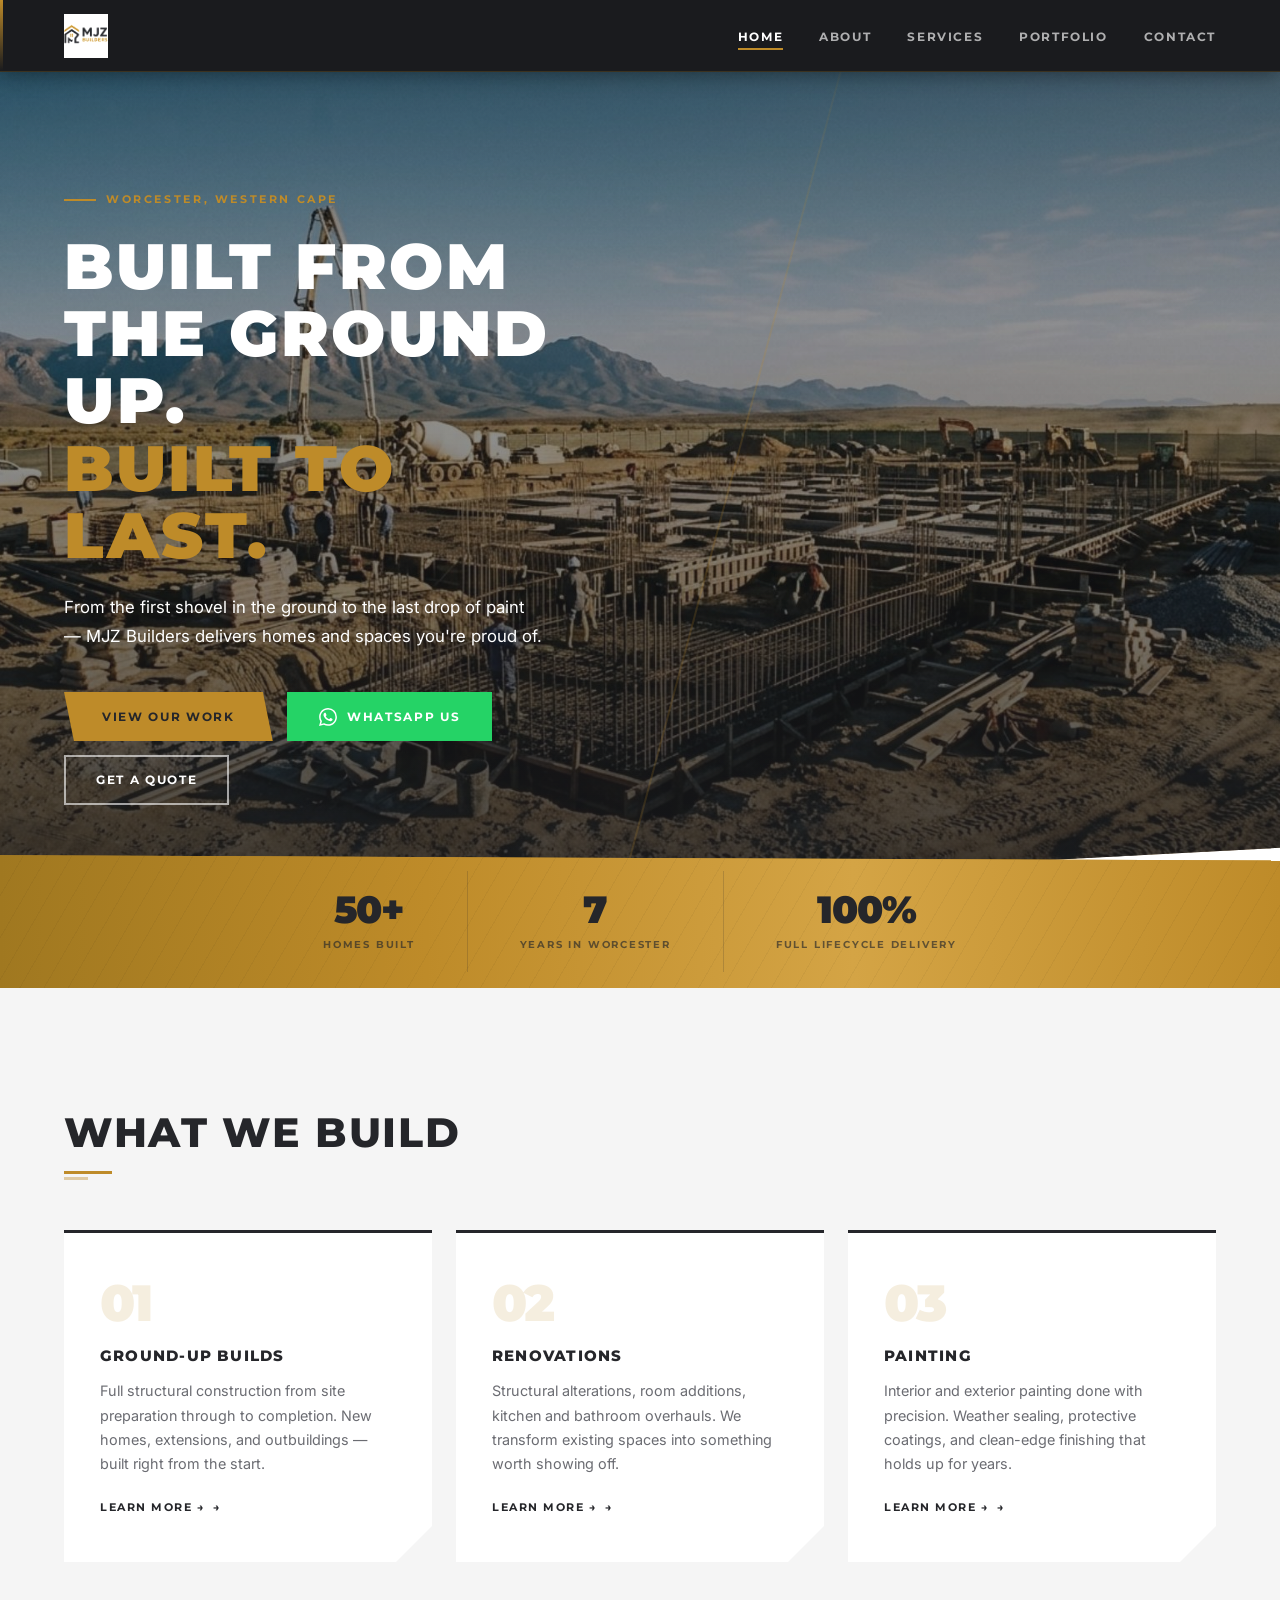
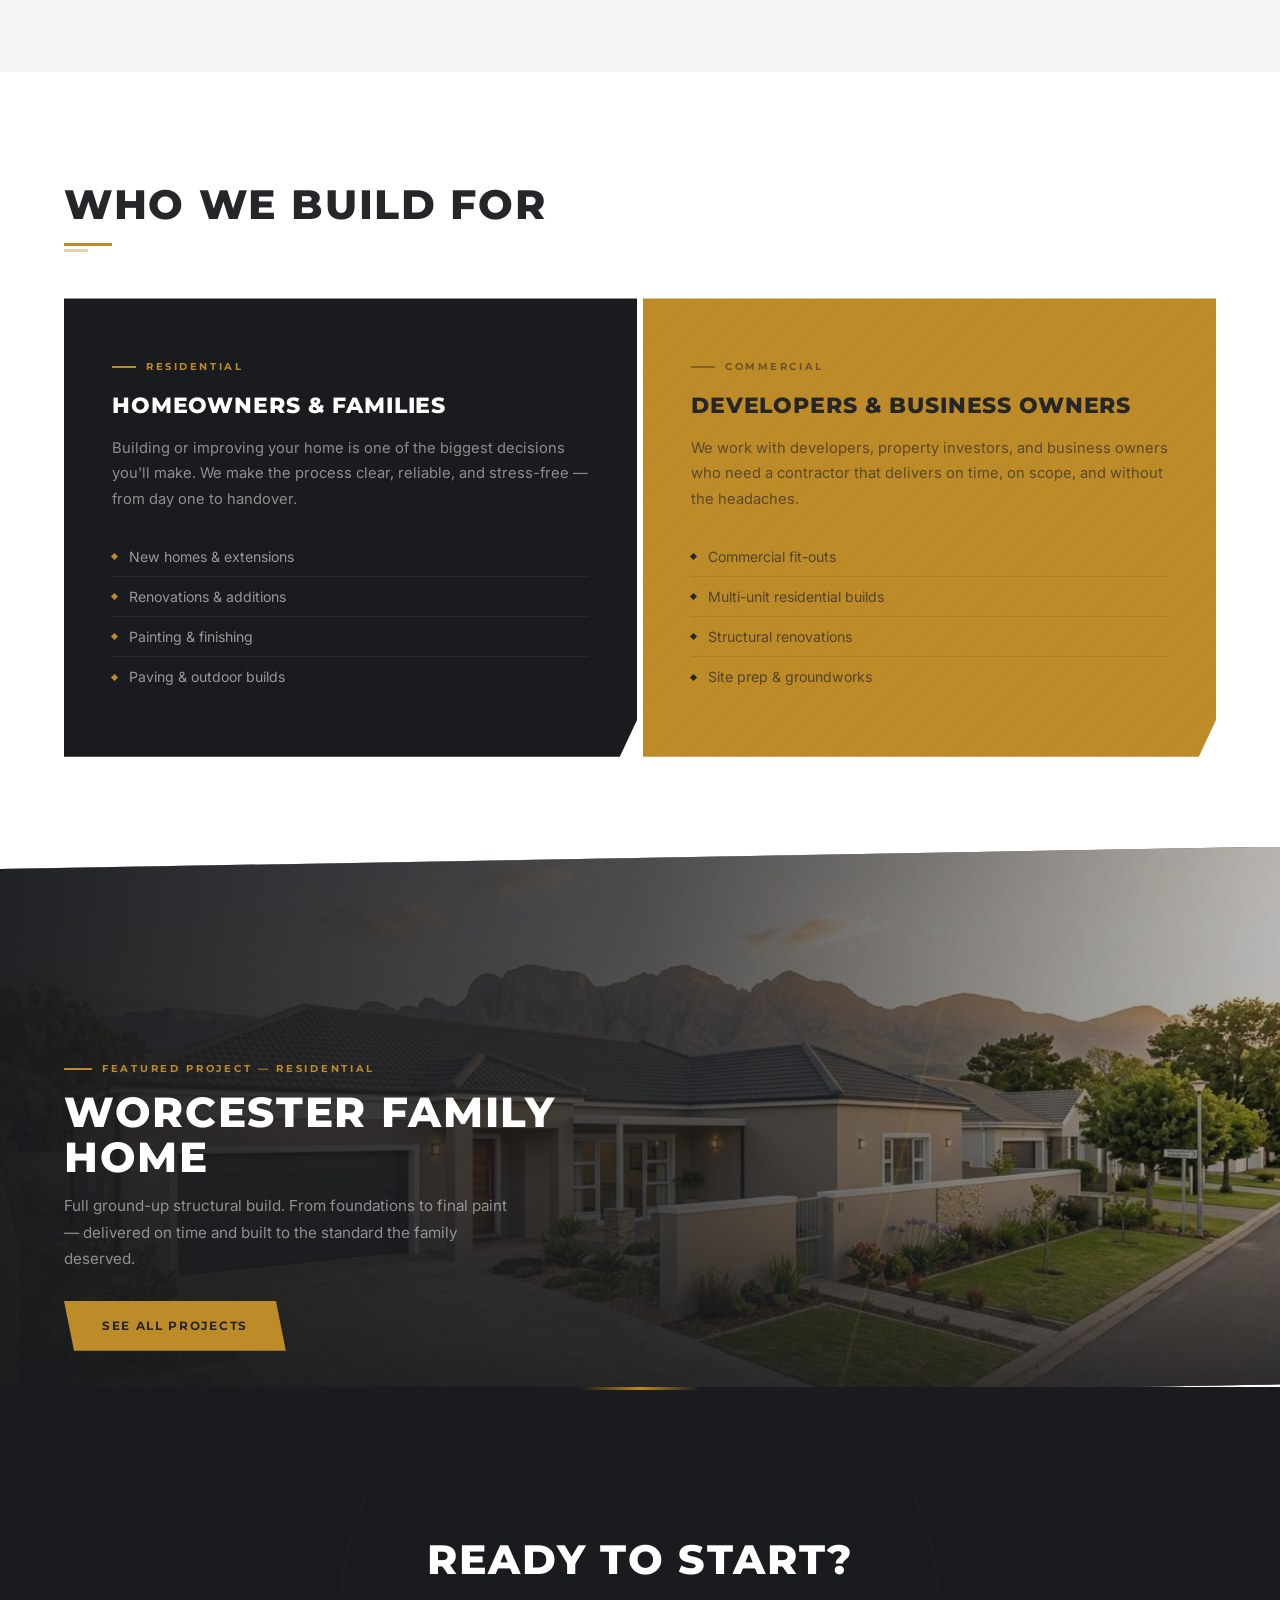
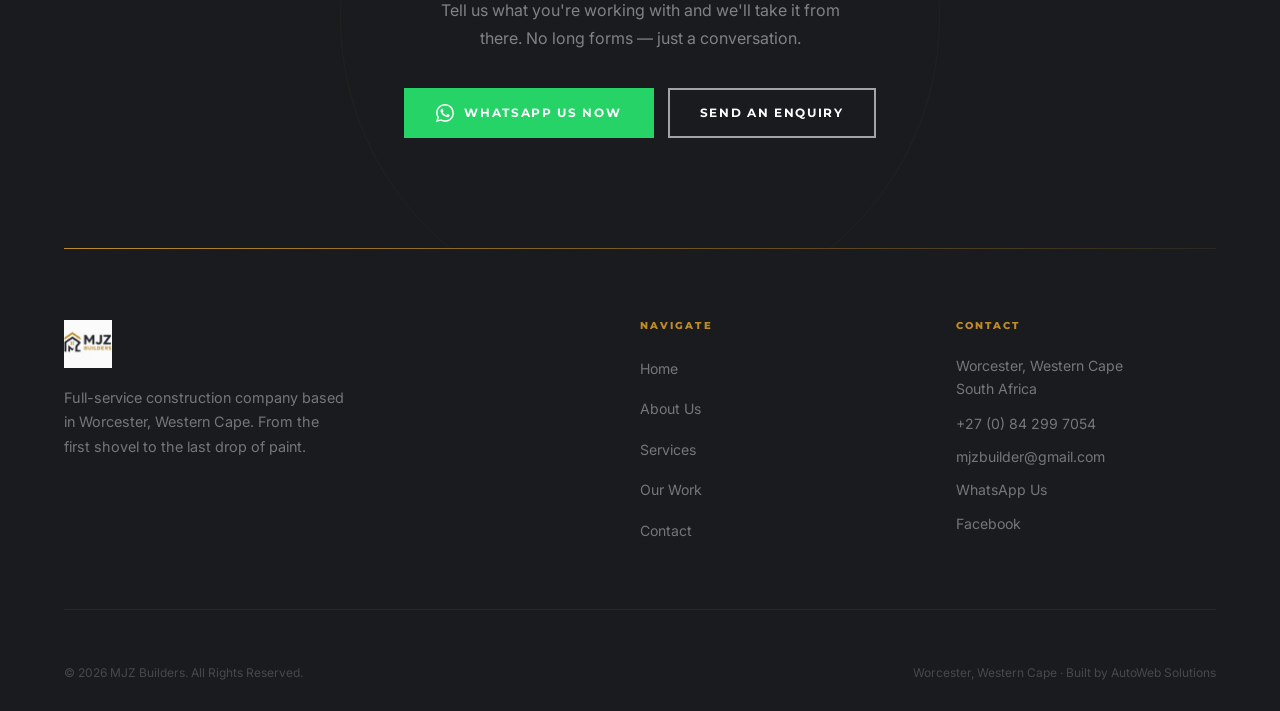
<file: index.html>
<!doctype html>
<html lang="en">
  <head>
    <meta charset="UTF-8" />
    <meta name="viewport" content="width=device-width, initial-scale=1.0" />
    <title>
      MJZ Builders | Construction & Renovations — Worcester, Western Cape
    </title>
    <meta
      name="description"
      content="MJZ Builders — full-service construction company based in Worcester, Western Cape. Ground-up builds, renovations, painting and more. 50+ homes delivered."
    />
    <link rel="stylesheet" href="style.css" />
  </head>
  <body>
    <!-- ====================================================================
       HEADER
       ==================================================================== -->
    <header class="site-header">
      <a href="index.html" class="site-logo" aria-label="MJZ Builders — Home">
        <img src="mjzlogo.jpeg" alt="MJZ Builders" />
      </a>

      <input
        type="checkbox"
        id="menu-toggle"
        class="menu-toggle"
        aria-hidden="true"
      />

      <label
        for="menu-toggle"
        class="burger-icon"
        aria-label="Toggle navigation"
      >
        <span></span>
        <span></span>
        <span></span>
      </label>

      <nav class="site-nav" aria-label="Main navigation">
        <ul>
          <li><a href="index.html" class="active">Home</a></li>
          <li><a href="public/about.html">About</a></li>
          <li><a href="public/services.html">Services</a></li>
          <li><a href="public/portfolio.html">Portfolio</a></li>
          <li><a href="public/contact.html">Contact</a></li>
        </ul>
      </nav>
    </header>

    <!-- ====================================================================
       HERO
       ==================================================================== -->
    <section
      class="hero"
      style="background-image: url(&quot;assets/images/hero-bg.jpg&quot;)"
    >
      <div class="hero__content">
        <span class="hero__eyebrow">Worcester, Western Cape</span>
        <h1>
          Built From<br />
          The Ground Up.<br />
          <em>Built To Last.</em>
        </h1>
        <p class="hero__sub">
          From the first shovel in the ground to the last drop of paint — MJZ
          Builders delivers homes and spaces you're proud of.
        </p>
        <div class="hero__ctas">
          <a href="public/portfolio.html" class="btn btn-primary"
            >View Our Work</a
          >
          <a
            href="https://wa.me/27842997054"
            target="_blank"
            rel="noopener"
            class="btn btn-whatsapp"
          >
            <svg
              viewBox="0 0 24 24"
              xmlns="http://www.w3.org/2000/svg"
              aria-hidden="true"
            >
              <path
                d="M17.472 14.382c-.297-.149-1.758-.867-2.03-.967-.273-.099-.471-.148-.67.15-.197.297-.767.966-.94 1.164-.173.199-.347.223-.644.075-.297-.15-1.255-.463-2.39-1.475-.883-.788-1.48-1.761-1.653-2.059-.173-.297-.018-.458.13-.606.134-.133.298-.347.446-.52.149-.174.198-.298.298-.497.099-.198.05-.371-.025-.52-.075-.149-.669-1.612-.916-2.207-.242-.579-.487-.5-.669-.51-.173-.008-.371-.01-.57-.01-.198 0-.52.074-.792.372-.272.297-1.04 1.016-1.04 2.479 0 1.462 1.065 2.875 1.213 3.074.149.198 2.096 3.2 5.077 4.487.709.306 1.262.489 1.694.625.712.227 1.36.195 1.871.118.571-.085 1.758-.719 2.006-1.413.248-.694.248-1.289.173-1.413-.074-.124-.272-.198-.57-.347m-5.421 7.403h-.004a9.87 9.87 0 01-5.031-1.378l-.361-.214-3.741.982.998-3.648-.235-.374a9.86 9.86 0 01-1.51-5.26c.001-5.45 4.436-9.884 9.888-9.884 2.64 0 5.122 1.03 6.988 2.898a9.825 9.825 0 012.893 6.994c-.003 5.45-4.437 9.884-9.885 9.884m8.413-18.297A11.815 11.815 0 0012.05 0C5.495 0 .16 5.335.157 11.892c0 2.096.547 4.142 1.588 5.945L.057 24l6.305-1.654a11.882 11.882 0 005.683 1.448h.005c6.554 0 11.89-5.335 11.893-11.893a11.821 11.821 0 00-3.48-8.413z"
              />
            </svg>
            WhatsApp Us
          </a>
          <a href="public/contact.html" class="btn btn-outline-white"
            >Get a Quote</a
          >
        </div>
      </div>
    </section>

    <!-- ====================================================================
       STATS BAR
       ==================================================================== -->
    <div class="stats-bar">
      <div class="stats-bar__inner">
        <div class="stat-item">
          <span class="stat-item__number">50+</span>
          <span class="stat-item__label">Homes Built</span>
        </div>
        <div class="stat-item">
          <span class="stat-item__number">7</span>
          <span class="stat-item__label">Years in Worcester</span>
        </div>
        <div class="stat-item">
          <span class="stat-item__number">100%</span>
          <span class="stat-item__label">Full Lifecycle Delivery</span>
        </div>
      </div>
    </div>

    <!-- ====================================================================
       SERVICES SNAPSHOT
       ==================================================================== -->
    <section class="services-snapshot">
      <div class="services-snapshot__header">
        <h2>What We Build</h2>
        <span class="heading-rule"></span>
      </div>

      <div class="snapshot-grid">
        <div class="snapshot-card">
          <div class="snapshot-card__number">01</div>
          <h3>Ground-Up Builds</h3>
          <p>
            Full structural construction from site preparation through to
            completion. New homes, extensions, and outbuildings — built right
            from the start.
          </p>
          <a href="public/services.html" class="snapshot-card__link"
            >Learn More →</a
          >
        </div>

        <div class="snapshot-card">
          <div class="snapshot-card__number">02</div>
          <h3>Renovations</h3>
          <p>
            Structural alterations, room additions, kitchen and bathroom
            overhauls. We transform existing spaces into something worth showing
            off.
          </p>
          <a href="public/services.html" class="snapshot-card__link"
            >Learn More →</a
          >
        </div>

        <div class="snapshot-card">
          <div class="snapshot-card__number">03</div>
          <h3>Painting</h3>
          <p>
            Interior and exterior painting done with precision. Weather sealing,
            protective coatings, and clean-edge finishing that holds up for
            years.
          </p>
          <a href="public/services.html" class="snapshot-card__link"
            >Learn More →</a
          >
        </div>
      </div>
    </section>

    <!-- ====================================================================
       WHO WE BUILD FOR
       ==================================================================== -->
    <section class="audiences">
      <h2>Who We Build For</h2>
      <span class="heading-rule"></span>

      <div class="audiences__grid">
        <div class="audience-card audience-card--dark">
          <div class="audience-card__label">Residential</div>
          <h3>Homeowners & Families</h3>
          <p>
            Building or improving your home is one of the biggest decisions
            you'll make. We make the process clear, reliable, and stress-free —
            from day one to handover.
          </p>
          <ul>
            <li>New homes & extensions</li>
            <li>Renovations & additions</li>
            <li>Painting & finishing</li>
            <li>Paving & outdoor builds</li>
          </ul>
        </div>

        <div class="audience-card audience-card--gold">
          <div class="audience-card__label">Commercial</div>
          <h3>Developers & Business Owners</h3>
          <p>
            We work with developers, property investors, and business owners who
            need a contractor that delivers on time, on scope, and without the
            headaches.
          </p>
          <ul>
            <li>Commercial fit-outs</li>
            <li>Multi-unit residential builds</li>
            <li>Structural renovations</li>
            <li>Site prep & groundworks</li>
          </ul>
        </div>
      </div>
    </section>

    <!-- ====================================================================
       FEATURED PROJECT
       ==================================================================== -->
    <div class="featured-project">
      <img
        src="assets/images/featured-project.jpg"
        alt="Worcester Family Home — MJZ Builders"
        class="featured-project__bg-placeholder"
      />
      <div class="featured-project__overlay"></div>

      <div class="featured-project__content">
        <span class="featured-project__tag"
          >Featured Project — Residential</span
        >
        <h2>Worcester Family Home</h2>
        <p>
          Full ground-up structural build. From foundations to final paint —
          delivered on time and built to the standard the family deserved.
        </p>
        <a href="public/portfolio.html" class="btn btn-primary"
          >See All Projects</a
        >
      </div>
    </div>

    <!-- ====================================================================
       WHATSAPP CTA STRIP
       ==================================================================== -->
    <section class="cta-strip">
      <h2>Ready to Start?</h2>
      <p>
        Tell us what you're working with and we'll take it from there. No long
        forms — just a conversation.
      </p>
      <div class="cta-strip__buttons">
        <a
          href="https://wa.me/27842997054"
          target="_blank"
          rel="noopener"
          class="btn btn-whatsapp"
        >
          <svg
            viewBox="0 0 24 24"
            xmlns="http://www.w3.org/2000/svg"
            aria-hidden="true"
          >
            <path
              d="M17.472 14.382c-.297-.149-1.758-.867-2.03-.967-.273-.099-.471-.148-.67.15-.197.297-.767.966-.94 1.164-.173.199-.347.223-.644.075-.297-.15-1.255-.463-2.39-1.475-.883-.788-1.48-1.761-1.653-2.059-.173-.297-.018-.458.13-.606.134-.133.298-.347.446-.52.149-.174.198-.298.298-.497.099-.198.05-.371-.025-.52-.075-.149-.669-1.612-.916-2.207-.242-.579-.487-.5-.669-.51-.173-.008-.371-.01-.57-.01-.198 0-.52.074-.792.372-.272.297-1.04 1.016-1.04 2.479 0 1.462 1.065 2.875 1.213 3.074.149.198 2.096 3.2 5.077 4.487.709.306 1.262.489 1.694.625.712.227 1.36.195 1.871.118.571-.085 1.758-.719 2.006-1.413.248-.694.248-1.289.173-1.413-.074-.124-.272-.198-.57-.347m-5.421 7.403h-.004a9.87 9.87 0 01-5.031-1.378l-.361-.214-3.741.982.998-3.648-.235-.374a9.86 9.86 0 01-1.51-5.26c.001-5.45 4.436-9.884 9.888-9.884 2.64 0 5.122 1.03 6.988 2.898a9.825 9.825 0 012.893 6.994c-.003 5.45-4.437 9.884-9.885 9.884m8.413-18.297A11.815 11.815 0 0012.05 0C5.495 0 .16 5.335.157 11.892c0 2.096.547 4.142 1.588 5.945L.057 24l6.305-1.654a11.882 11.882 0 005.683 1.448h.005c6.554 0 11.89-5.335 11.893-11.893a11.821 11.821 0 00-3.48-8.413z"
            />
          </svg>
          WhatsApp Us Now
        </a>
        <a href="public/contact.html" class="btn btn-outline-white"
          >Send an Enquiry</a
        >
      </div>
    </section>

    <!-- ====================================================================
       FOOTER
       ==================================================================== -->
    <footer class="site-footer">
      <div class="footer-grid">
        <div class="footer-brand">
          <div class="footer-logo">
            <img src="mjzlogo.jpeg" alt="MJZ Builders" />
          </div>
          <p>
            Full-service construction company based in Worcester, Western Cape.
            From the first shovel to the last drop of paint.
          </p>
        </div>

        <div class="footer-col">
          <h4>Navigate</h4>
          <ul>
            <li><a href="index.html">Home</a></li>
            <li><a href="public/about.html">About Us</a></li>
            <li><a href="public/services.html">Services</a></li>
            <li><a href="public/portfolio.html">Our Work</a></li>
            <li><a href="public/contact.html">Contact</a></li>
          </ul>
        </div>

        <div class="footer-col">
          <h4>Contact</h4>
          <address>
            <p>Worcester, Western Cape<br />South Africa</p>
            <a href="tel:+27842997054">+27 (0) 84 299 7054</a>
            <a href="mailto:mjzbuilder@gmail.com">mjzbuilder@gmail.com</a>
            <a href="https://wa.me/27842997054" target="_blank" rel="noopener"
              >WhatsApp Us</a
            >
            <a
              href="https://facebook.com/p/MJZ-Builders-100063607805458"
              target="_blank"
              rel="noopener"
              >Facebook</a
            >
          </address>
        </div>
      </div>

      <div class="footer-bottom">
        <p>&copy; 2026 MJZ Builders. All Rights Reserved.</p>
        <p>Worcester, Western Cape &middot; Built by AutoWeb Solutions</p>
      </div>
    </footer>
  </body>
</html>
</file>
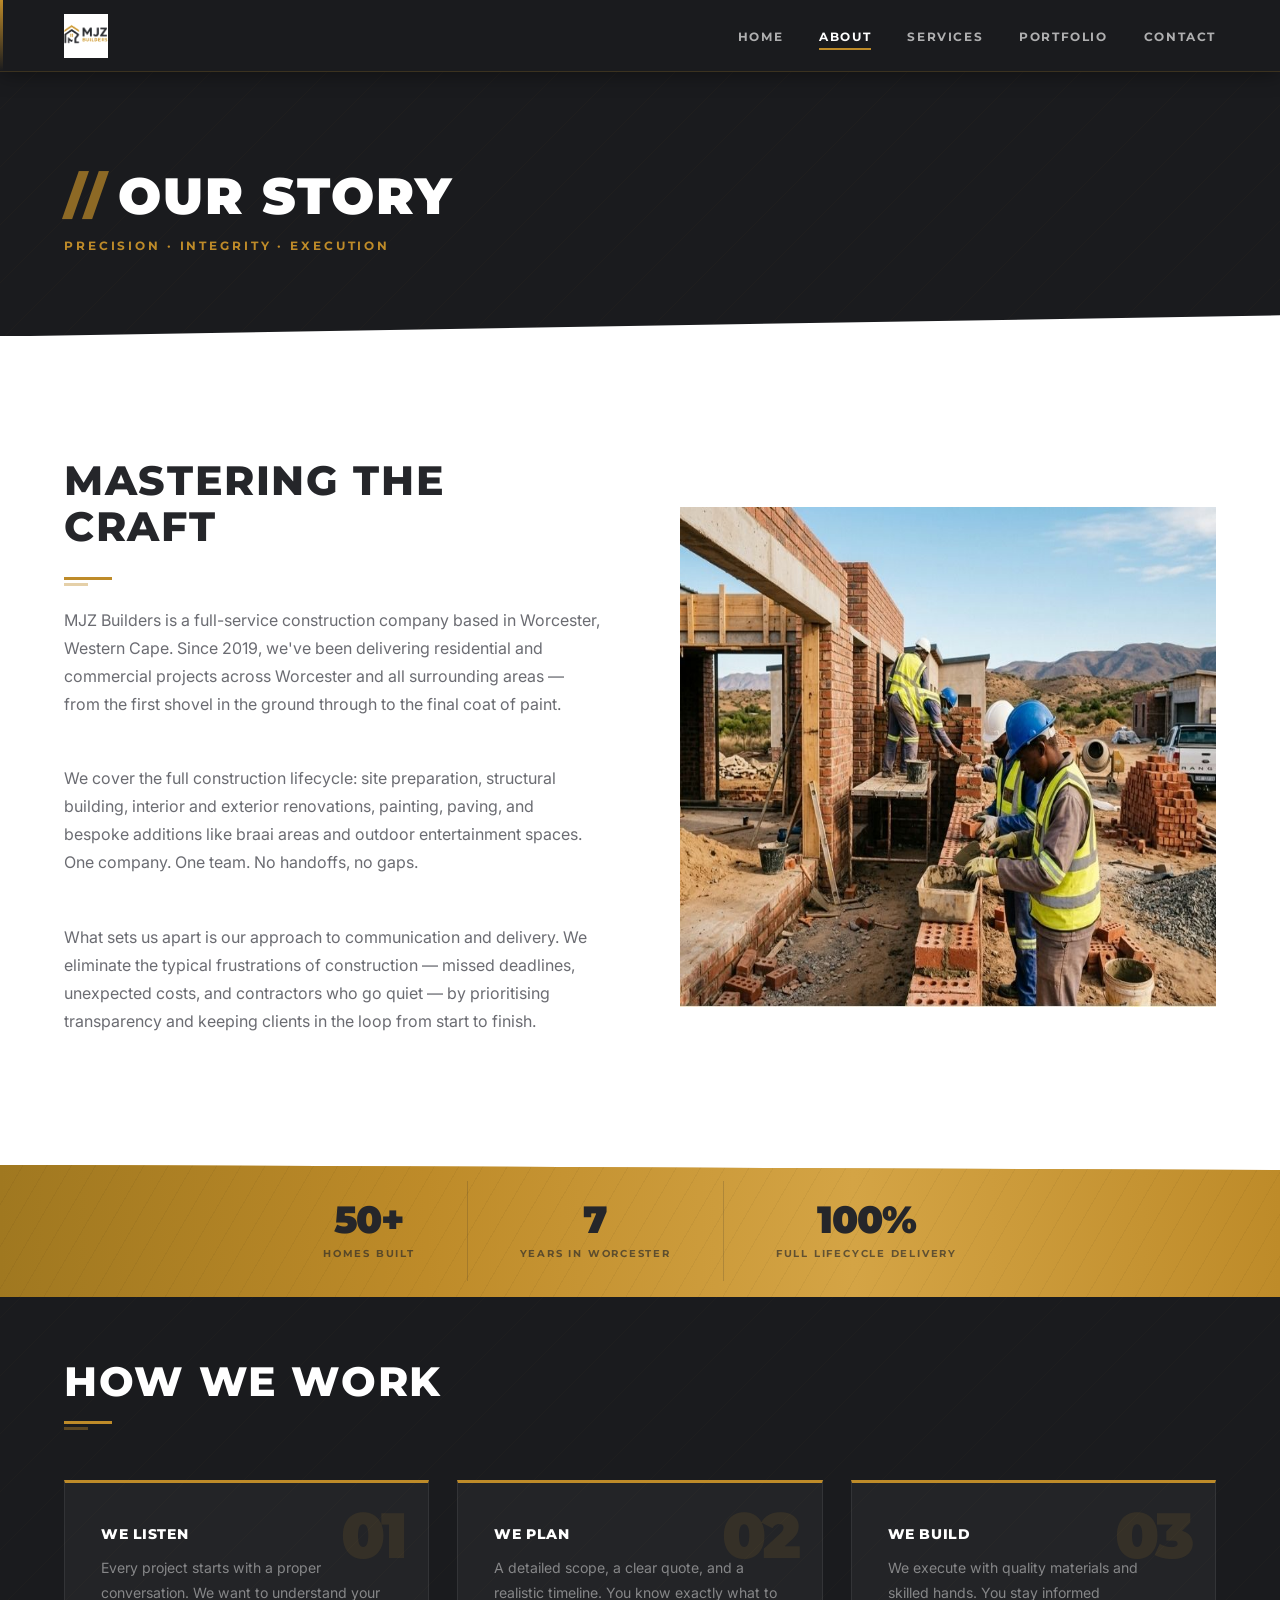
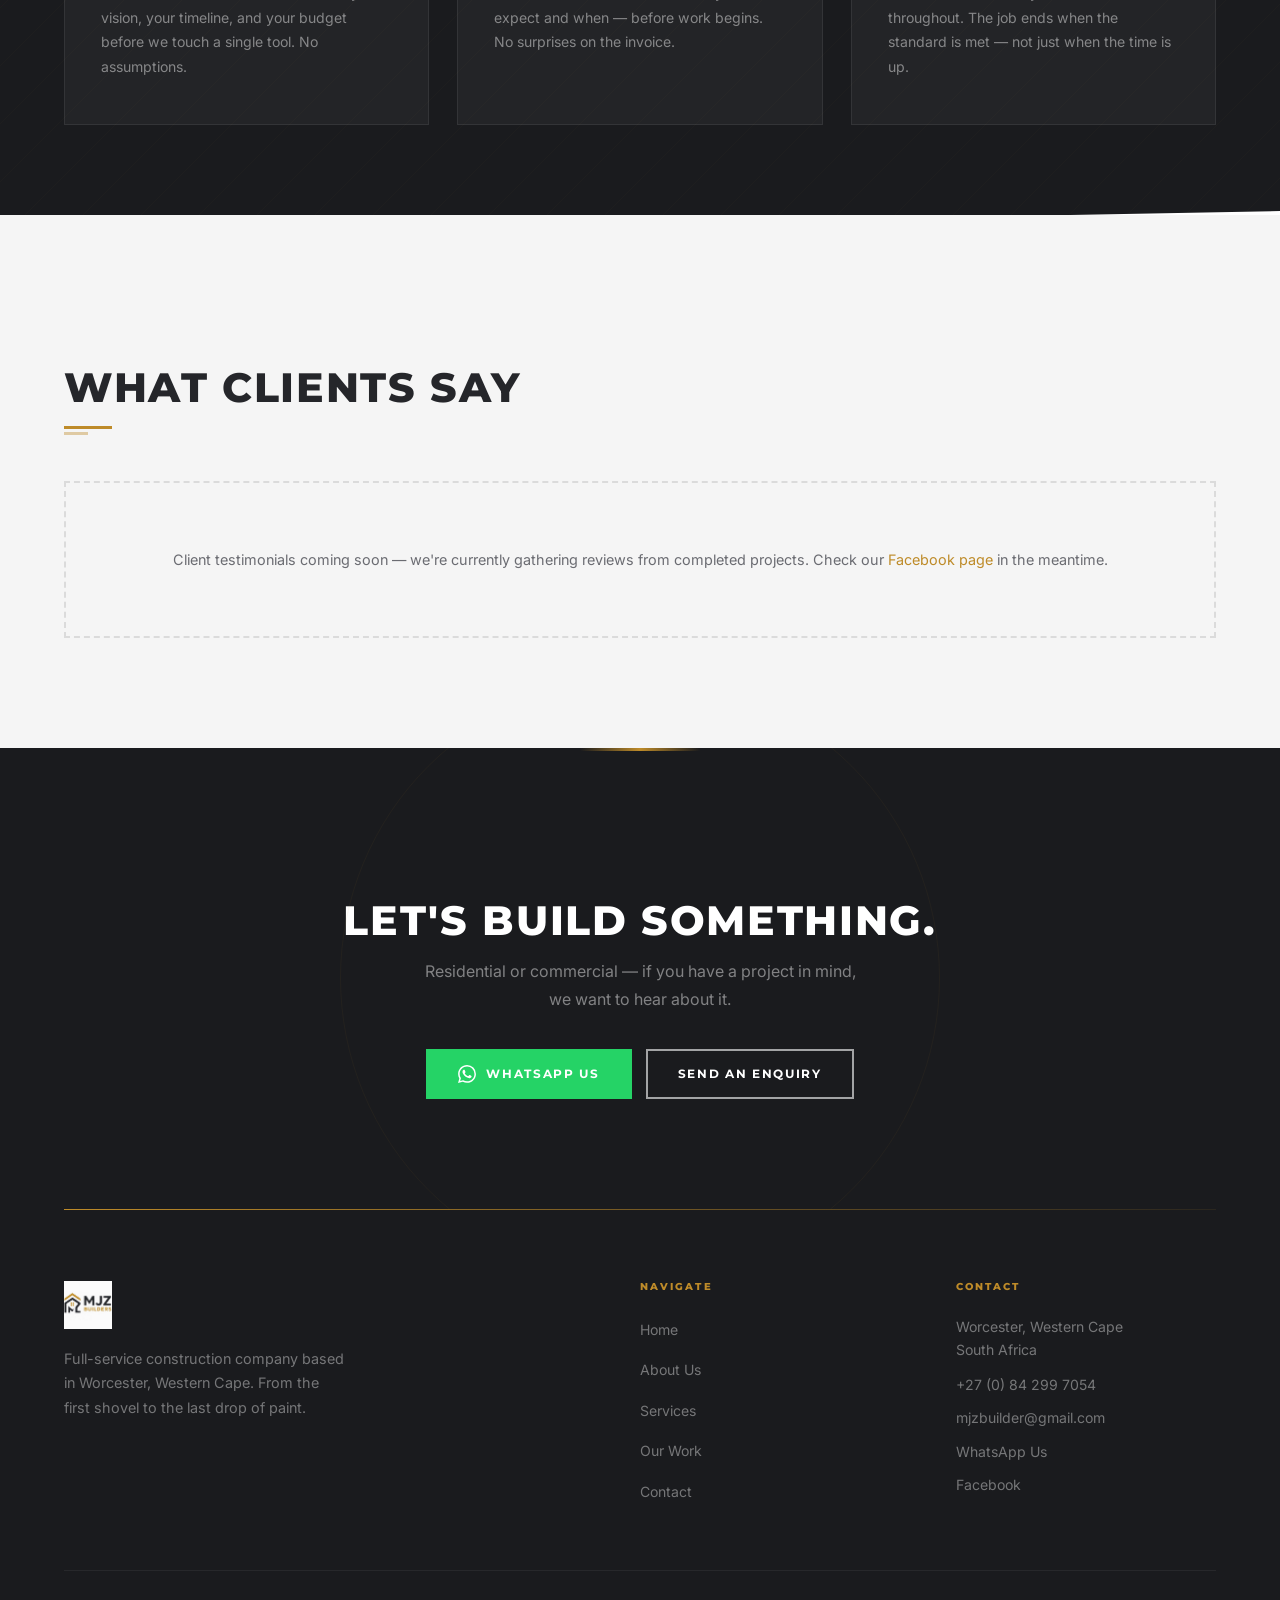
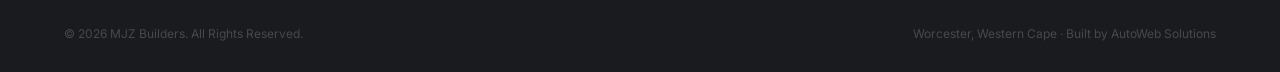
<file: public/about.html>
<!doctype html>
<html lang="en">
  <head>
    <meta charset="UTF-8" />
    <meta name="viewport" content="width=device-width, initial-scale=1.0" />
    <title>About MJZ Builders | Worcester, Western Cape</title>
    <meta
      name="description"
      content="MJZ Builders — a full-service construction company built on precision, integrity, and execution. Serving Worcester and the Western Cape since 2019."
    />
    <link rel="stylesheet" href="../style.css" />
  </head>
  <body>
    <!-- ====================================================================
       HEADER
       ==================================================================== -->
    <header class="site-header">
      <a
        href="../index.html"
        class="site-logo"
        aria-label="MJZ Builders — Home"
      >
        <img src="../mjzlogo.jpeg" alt="MJZ Builders" />
      </a>

      <input
        type="checkbox"
        id="menu-toggle"
        class="menu-toggle"
        aria-hidden="true"
      />

      <label
        for="menu-toggle"
        class="burger-icon"
        aria-label="Toggle navigation"
      >
        <span></span>
        <span></span>
        <span></span>
      </label>

      <nav class="site-nav" aria-label="Main navigation">
        <ul>
          <li><a href="../index.html">Home</a></li>
          <li><a href="about.html" class="active">About</a></li>
          <li><a href="services.html">Services</a></li>
          <li><a href="portfolio.html">Portfolio</a></li>
          <li><a href="contact.html">Contact</a></li>
        </ul>
      </nav>
    </header>

    <!-- ====================================================================
       PAGE HERO
       ==================================================================== -->
    <section class="page-hero">
      <h1>Our Story</h1>
      <p class="page-hero__sub">
        Precision &middot; Integrity &middot; Execution
      </p>
    </section>

    <!-- ====================================================================
       WHO WE ARE
       ==================================================================== -->
    <section class="section about-intro">
      <div class="about-intro__grid">
        <div class="about-intro__text">
          <h2>Mastering the Craft</h2>
          <span class="heading-rule"></span>
          <br />
          <p>
            MJZ Builders is a full-service construction company based in
            Worcester, Western Cape. Since 2019, we've been delivering
            residential and commercial projects across Worcester and all
            surrounding areas — from the first shovel in the ground through to
            the final coat of paint.
          </p>
          <br />
          <p>
            We cover the full construction lifecycle: site preparation,
            structural building, interior and exterior renovations, painting,
            paving, and bespoke additions like braai areas and outdoor
            entertainment spaces. One company. One team. No handoffs, no gaps.
          </p>
          <br />
          <p>
            What sets us apart is our approach to communication and delivery. We
            eliminate the typical frustrations of construction — missed
            deadlines, unexpected costs, and contractors who go quiet — by
            prioritising transparency and keeping clients in the loop from start
            to finish.
          </p>
        </div>

        <!-- Replace with real team / site photo -->
        <img
          src="../assets/images/about-team.jpg"
          alt="MJZ Builders team on site"
          class="about-intro__image"
        />
      </div>
    </section>

    <!-- ====================================================================
       STATS BAR
       ==================================================================== -->
    <div class="stats-bar">
      <div class="stats-bar__inner">
        <div class="stat-item">
          <span class="stat-item__number">50+</span>
          <span class="stat-item__label">Homes Built</span>
        </div>
        <div class="stat-item">
          <span class="stat-item__number">7</span>
          <span class="stat-item__label">Years in Worcester</span>
        </div>
        <div class="stat-item">
          <span class="stat-item__number">100%</span>
          <span class="stat-item__label">Full Lifecycle Delivery</span>
        </div>
      </div>
    </div>

    <!-- ====================================================================
       HOW WE WORK
       ==================================================================== -->
    <section class="how-we-work">
      <div class="how-we-work__header">
        <h2>How We Work</h2>
        <span class="heading-rule"></span>
      </div>

      <div class="process-grid">
        <div class="process-step">
          <span class="process-step__number">01</span>
          <h3>We Listen</h3>
          <p>
            Every project starts with a proper conversation. We want to
            understand your vision, your timeline, and your budget before we
            touch a single tool. No assumptions.
          </p>
        </div>

        <div class="process-step">
          <span class="process-step__number">02</span>
          <h3>We Plan</h3>
          <p>
            A detailed scope, a clear quote, and a realistic timeline. You know
            exactly what to expect and when — before work begins. No surprises
            on the invoice.
          </p>
        </div>

        <div class="process-step">
          <span class="process-step__number">03</span>
          <h3>We Build</h3>
          <p>
            We execute with quality materials and skilled hands. You stay
            informed throughout. The job ends when the standard is met — not
            just when the time is up.
          </p>
        </div>
      </div>
    </section>

    <!-- ====================================================================
       TESTIMONIALS (placeholder — populated once reviews are gathered)
       ==================================================================== -->
    <section class="testimonials">
      <div class="testimonials__header">
        <h2>What Clients Say</h2>
        <span class="heading-rule"></span>
      </div>

      <div class="testimonials-placeholder">
        <p>
          Client testimonials coming soon — we're currently gathering reviews
          from completed projects. Check our
          <a
            href="https://facebook.com/p/MJZ-Builders-100063607805458"
            target="_blank"
            rel="noopener"
            style="color: var(--gold)"
            >Facebook page</a
          >
          in the meantime.
        </p>
      </div>
    </section>

    <!-- ====================================================================
       CTA STRIP
       ==================================================================== -->
    <section class="cta-strip">
      <h2>Let's Build Something.</h2>
      <p>
        Residential or commercial — if you have a project in mind, we want to
        hear about it.
      </p>
      <div class="cta-strip__buttons">
        <a
          href="https://wa.me/27842997054"
          target="_blank"
          rel="noopener"
          class="btn btn-whatsapp"
        >
          <svg
            viewBox="0 0 24 24"
            xmlns="http://www.w3.org/2000/svg"
            aria-hidden="true"
          >
            <path
              d="M17.472 14.382c-.297-.149-1.758-.867-2.03-.967-.273-.099-.471-.148-.67.15-.197.297-.767.966-.94 1.164-.173.199-.347.223-.644.075-.297-.15-1.255-.463-2.39-1.475-.883-.788-1.48-1.761-1.653-2.059-.173-.297-.018-.458.13-.606.134-.133.298-.347.446-.52.149-.174.198-.298.298-.497.099-.198.05-.371-.025-.52-.075-.149-.669-1.612-.916-2.207-.242-.579-.487-.5-.669-.51-.173-.008-.371-.01-.57-.01-.198 0-.52.074-.792.372-.272.297-1.04 1.016-1.04 2.479 0 1.462 1.065 2.875 1.213 3.074.149.198 2.096 3.2 5.077 4.487.709.306 1.262.489 1.694.625.712.227 1.36.195 1.871.118.571-.085 1.758-.719 2.006-1.413.248-.694.248-1.289.173-1.413-.074-.124-.272-.198-.57-.347m-5.421 7.403h-.004a9.87 9.87 0 01-5.031-1.378l-.361-.214-3.741.982.998-3.648-.235-.374a9.86 9.86 0 01-1.51-5.26c.001-5.45 4.436-9.884 9.888-9.884 2.64 0 5.122 1.03 6.988 2.898a9.825 9.825 0 012.893 6.994c-.003 5.45-4.437 9.884-9.885 9.884m8.413-18.297A11.815 11.815 0 0012.05 0C5.495 0 .16 5.335.157 11.892c0 2.096.547 4.142 1.588 5.945L.057 24l6.305-1.654a11.882 11.882 0 005.683 1.448h.005c6.554 0 11.89-5.335 11.893-11.893a11.821 11.821 0 00-3.48-8.413z"
            />
          </svg>
          WhatsApp Us
        </a>
        <a href="contact.html" class="btn btn-outline-white">Send an Enquiry</a>
      </div>
    </section>

    <!-- ====================================================================
       FOOTER
       ==================================================================== -->
    <footer class="site-footer">
      <div class="footer-grid">
        <div class="footer-brand">
          <div class="footer-logo">
            <img src="../mjzlogo.jpeg" alt="MJZ Builders" />
          </div>
          <p>
            Full-service construction company based in Worcester, Western Cape.
            From the first shovel to the last drop of paint.
          </p>
        </div>

        <div class="footer-col">
          <h4>Navigate</h4>
          <ul>
            <li><a href="../index.html">Home</a></li>
            <li><a href="about.html">About Us</a></li>
            <li><a href="services.html">Services</a></li>
            <li><a href="portfolio.html">Our Work</a></li>
            <li><a href="contact.html">Contact</a></li>
          </ul>
        </div>

        <div class="footer-col">
          <h4>Contact</h4>
          <address>
            <p>Worcester, Western Cape<br />South Africa</p>
            <a href="tel:+27842997054">+27 (0) 84 299 7054</a>
            <a href="mailto:mjzbuilder@gmail.com">mjzbuilder@gmail.com</a>
            <a href="https://wa.me/27842997054" target="_blank" rel="noopener"
              >WhatsApp Us</a
            >
            <a
              href="https://facebook.com/p/MJZ-Builders-100063607805458"
              target="_blank"
              rel="noopener"
              >Facebook</a
            >
          </address>
        </div>
      </div>

      <div class="footer-bottom">
        <p>&copy; 2026 MJZ Builders. All Rights Reserved.</p>
        <p>Worcester, Western Cape &middot; Built by AutoWeb Solutions</p>
      </div>
    </footer>
  </body>
</html>
</file>
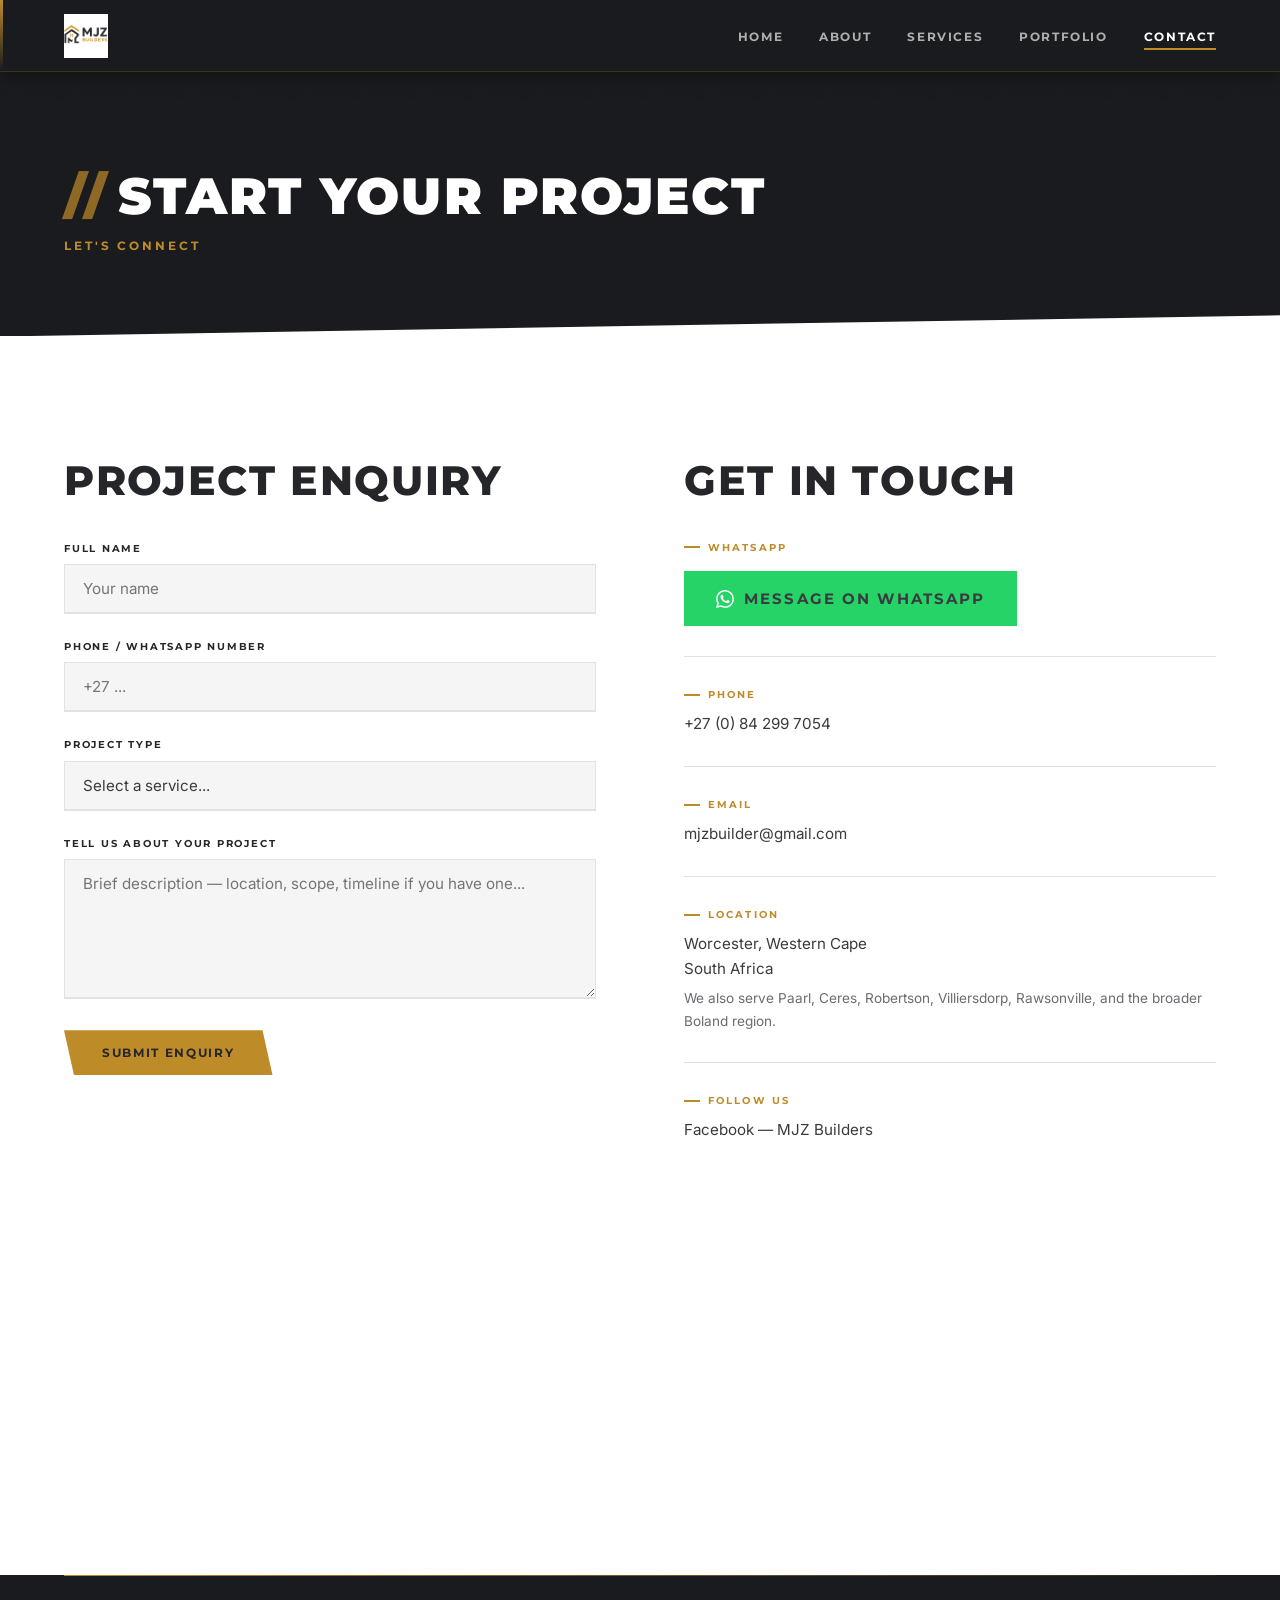
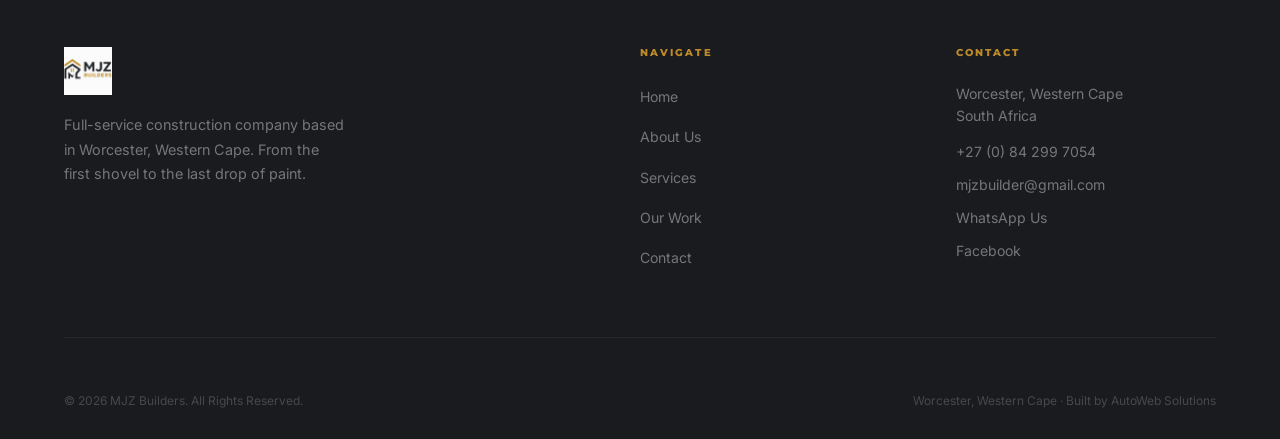
<file: public/contact.html>
<!doctype html>
<html lang="en">
  <head>
    <meta charset="UTF-8" />
    <meta name="viewport" content="width=device-width, initial-scale=1.0" />
    <title>Contact MJZ Builders | Worcester, Western Cape</title>
    <meta
      name="description"
      content="Get in touch with MJZ Builders — call, WhatsApp, or send a message. Based in Worcester, Western Cape."
    />
    <link rel="stylesheet" href="../style.css" />
  </head>
  <body>
    <!-- ====================================================================
       HEADER
       ==================================================================== -->
    <header class="site-header">
      <a
        href="../index.html"
        class="site-logo"
        aria-label="MJZ Builders — Home"
      >
        <img src="../mjzlogo.jpeg" alt="MJZ Builders" />
      </a>

      <input
        type="checkbox"
        id="menu-toggle"
        class="menu-toggle"
        aria-hidden="true"
      />

      <label
        for="menu-toggle"
        class="burger-icon"
        aria-label="Toggle navigation"
      >
        <span></span>
        <span></span>
        <span></span>
      </label>

      <nav class="site-nav" aria-label="Main navigation">
        <ul>
          <li><a href="../index.html">Home</a></li>
          <li><a href="about.html">About</a></li>
          <li><a href="services.html">Services</a></li>
          <li><a href="portfolio.html">Portfolio</a></li>
          <li><a href="contact.html" class="active">Contact</a></li>
        </ul>
      </nav>
    </header>

    <!-- ====================================================================
       PAGE HERO
       ==================================================================== -->
    <section class="page-hero">
      <h1>Start Your Project</h1>
      <p class="page-hero__sub">Let's Connect</p>
    </section>

    <!-- ====================================================================
       CONTACT SECTION
       ==================================================================== -->
    <section class="contact-section">
      <div class="contact-grid">
        <!-- FORM -->
        <div class="contact-form">
          <h2>Project Enquiry</h2>

          <div class="form-group">
            <label for="full-name">Full Name</label>
            <input
              type="text"
              id="full-name"
              name="full-name"
              placeholder="Your name"
            />
          </div>

          <div class="form-group">
            <label for="phone">Phone / WhatsApp Number</label>
            <input type="tel" id="phone" name="phone" placeholder="+27 ..." />
          </div>

          <div class="form-group">
            <label for="project-type">Project Type</label>
            <select id="project-type" name="project-type">
              <option value="" disabled selected>Select a service...</option>
              <option>Ground-Up Build</option>
              <option>Renovation</option>
              <option>Painting</option>
              <option>Commercial Fit-Out</option>
              <option>Paving</option>
              <option>Bespoke Addition (Braai / Outdoor)</option>
              <option>Maintenance & Repairs</option>
              <option>Other / Not Sure Yet</option>
            </select>
          </div>

          <div class="form-group">
            <label for="message">Tell Us About Your Project</label>
            <textarea
              id="message"
              name="message"
              rows="5"
              placeholder="Brief description — location, scope, timeline if you have one..."
            ></textarea>
          </div>

          <button type="button" class="btn btn-primary">Submit Enquiry</button>
        </div>

        <!-- INFO -->
        <div class="contact-info">
          <h2>Get in Touch</h2>

          <div class="contact-detail">
            <div class="contact-detail__label">WhatsApp</div>
            <a
              href="https://wa.me/27842997054"
              target="_blank"
              rel="noopener"
              class="btn btn-whatsapp"
              style="margin-top: 8px; display: inline-flex"
            >
              <svg
                viewBox="0 0 24 24"
                xmlns="http://www.w3.org/2000/svg"
                aria-hidden="true"
                style="width: 18px; height: 18px; fill: white; flex-shrink: 0"
              >
                <path
                  d="M17.472 14.382c-.297-.149-1.758-.867-2.03-.967-.273-.099-.471-.148-.67.15-.197.297-.767.966-.94 1.164-.173.199-.347.223-.644.075-.297-.15-1.255-.463-2.39-1.475-.883-.788-1.48-1.761-1.653-2.059-.173-.297-.018-.458.13-.606.134-.133.298-.347.446-.52.149-.174.198-.298.298-.497.099-.198.05-.371-.025-.52-.075-.149-.669-1.612-.916-2.207-.242-.579-.487-.5-.669-.51-.173-.008-.371-.01-.57-.01-.198 0-.52.074-.792.372-.272.297-1.04 1.016-1.04 2.479 0 1.462 1.065 2.875 1.213 3.074.149.198 2.096 3.2 5.077 4.487.709.306 1.262.489 1.694.625.712.227 1.36.195 1.871.118.571-.085 1.758-.719 2.006-1.413.248-.694.248-1.289.173-1.413-.074-.124-.272-.198-.57-.347m-5.421 7.403h-.004a9.87 9.87 0 01-5.031-1.378l-.361-.214-3.741.982.998-3.648-.235-.374a9.86 9.86 0 01-1.51-5.26c.001-5.45 4.436-9.884 9.888-9.884 2.64 0 5.122 1.03 6.988 2.898a9.825 9.825 0 012.893 6.994c-.003 5.45-4.437 9.884-9.885 9.884m8.413-18.297A11.815 11.815 0 0012.05 0C5.495 0 .16 5.335.157 11.892c0 2.096.547 4.142 1.588 5.945L.057 24l6.305-1.654a11.882 11.882 0 005.683 1.448h.005c6.554 0 11.89-5.335 11.893-11.893a11.821 11.821 0 00-3.48-8.413z"
                />
              </svg>
              Message on WhatsApp
            </a>
          </div>

          <div class="contact-detail">
            <div class="contact-detail__label">Phone</div>
            <a href="tel:+27842997054">+27 (0) 84 299 7054</a>
          </div>

          <div class="contact-detail">
            <div class="contact-detail__label">Email</div>
            <a href="mailto:mjzbuilder@gmail.com">mjzbuilder@gmail.com</a>
          </div>

          <div class="contact-detail">
            <div class="contact-detail__label">Location</div>
            <p>Worcester, Western Cape<br />South Africa</p>
            <p
              style="
                margin-top: 6px;
                font-size: 0.85rem;
                color: var(--text-muted);
              "
            >
              We also serve Paarl, Ceres, Robertson, Villiersdorp, Rawsonville,
              and the broader Boland region.
            </p>
          </div>

          <div class="contact-detail">
            <div class="contact-detail__label">Follow Us</div>
            <a
              href="https://facebook.com/p/MJZ-Builders-100063607805458"
              target="_blank"
              rel="noopener"
            >
              Facebook — MJZ Builders
            </a>
          </div>

          <!-- Map placeholder -->
          <iframe
            src="https://www.google.com/maps/embed?pb=!1m18!1m12!1m3!1d3310.0!2d19.4455!3d-33.6459!2m3!1f0!2f0!3f0!3m2!1i1024!2i768!4f13.1!3m3!1m2!1s0x0%3A0x0!2zV29yY2VzdGVy!5e0!3m2!1sen!2sza!4v1"
            width="100%"
            height="220"
            style="border: 0"
            allowfullscreen=""
            loading="lazy"
            referrerpolicy="no-referrer-when-downgrade"
            class="contact-map-placeholder"
            title="MJZ Builders — Worcester, Western Cape"
          >
          </iframe>
        </div>
      </div>
    </section>

    <!-- ====================================================================
       FOOTER
       ==================================================================== -->
    <footer class="site-footer">
      <div class="footer-grid">
        <div class="footer-brand">
          <div class="footer-logo">
            <img src="../mjzlogo.jpeg" alt="MJZ Builders" />
          </div>
          <p>
            Full-service construction company based in Worcester, Western Cape.
            From the first shovel to the last drop of paint.
          </p>
        </div>

        <div class="footer-col">
          <h4>Navigate</h4>
          <ul>
            <li><a href="../index.html">Home</a></li>
            <li><a href="about.html">About Us</a></li>
            <li><a href="services.html">Services</a></li>
            <li><a href="portfolio.html">Our Work</a></li>
            <li><a href="contact.html">Contact</a></li>
          </ul>
        </div>

        <div class="footer-col">
          <h4>Contact</h4>
          <address>
            <p>Worcester, Western Cape<br />South Africa</p>
            <a href="tel:+27842997054">+27 (0) 84 299 7054</a>
            <a href="mailto:mjzbuilder@gmail.com">mjzbuilder@gmail.com</a>
            <a href="https://wa.me/27842997054" target="_blank" rel="noopener"
              >WhatsApp Us</a
            >
            <a
              href="https://facebook.com/p/MJZ-Builders-100063607805458"
              target="_blank"
              rel="noopener"
              >Facebook</a
            >
          </address>
        </div>
      </div>

      <div class="footer-bottom">
        <p>&copy; 2026 MJZ Builders. All Rights Reserved.</p>
        <p>Worcester, Western Cape &middot; Built by AutoWeb Solutions</p>
      </div>
    </footer>
  </body>
</html>
</file>
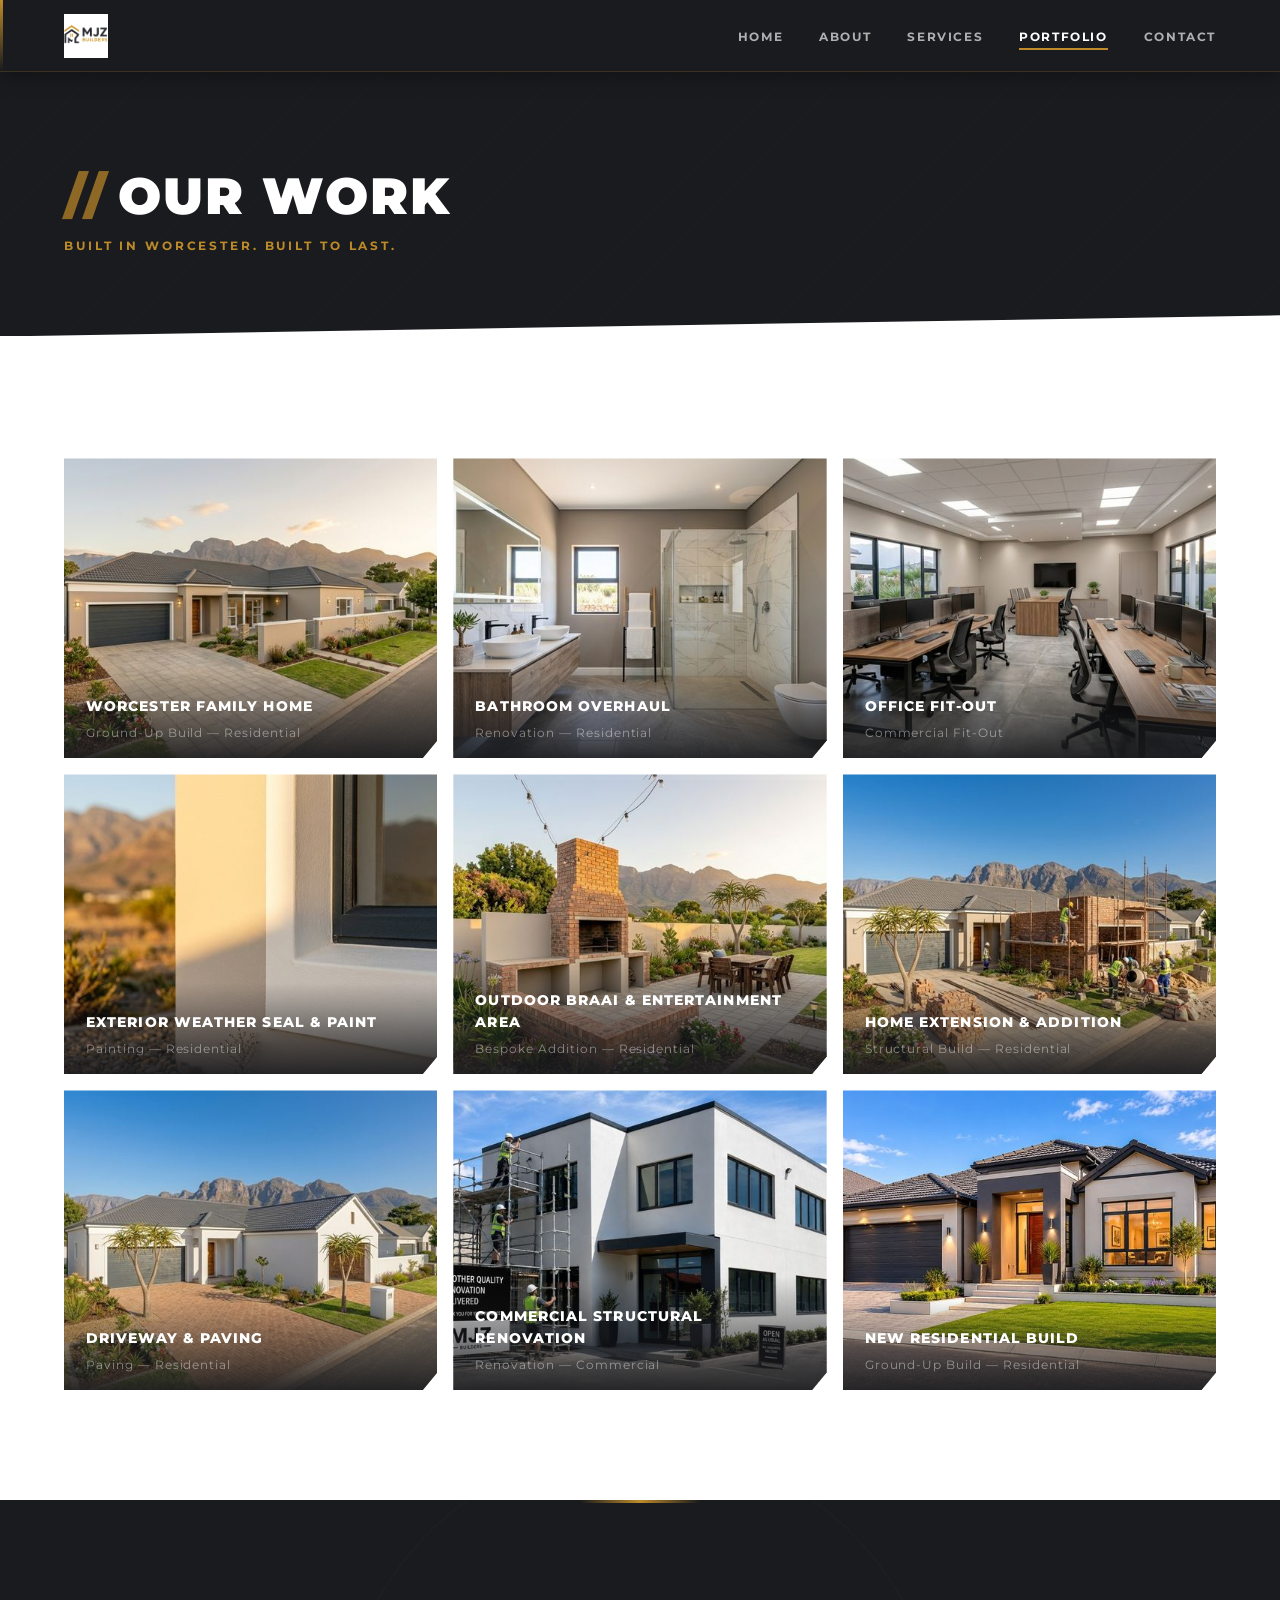
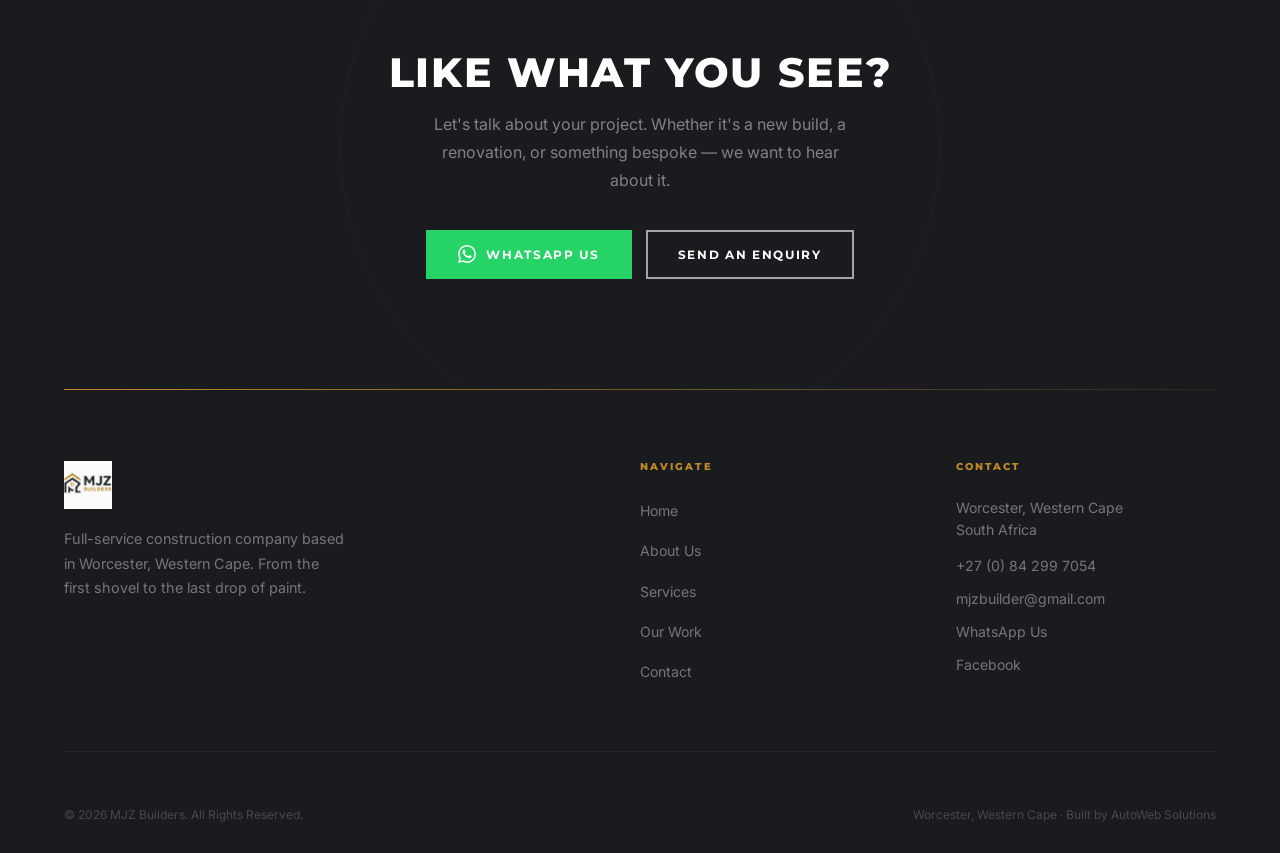
<file: public/portfolio.html>
<!doctype html>
<html lang="en">
  <head>
    <meta charset="UTF-8" />
    <meta name="viewport" content="width=device-width, initial-scale=1.0" />
    <title>Our Work | MJZ Builders — Worcester, Western Cape</title>
    <meta
      name="description"
      content="MJZ Builders project portfolio — residential builds, renovations, painting and commercial work across Worcester and the Western Cape."
    />
    <link rel="stylesheet" href="../style.css" />
  </head>
  <body>
    <!-- ====================================================================
       HEADER
       ==================================================================== -->
    <header class="site-header">
      <a
        href="../index.html"
        class="site-logo"
        aria-label="MJZ Builders — Home"
      >
        <img src="../mjzlogo.jpeg" alt="MJZ Builders" />
      </a>

      <input
        type="checkbox"
        id="menu-toggle"
        class="menu-toggle"
        aria-hidden="true"
      />

      <label
        for="menu-toggle"
        class="burger-icon"
        aria-label="Toggle navigation"
      >
        <span></span>
        <span></span>
        <span></span>
      </label>

      <nav class="site-nav" aria-label="Main navigation">
        <ul>
          <li><a href="../index.html">Home</a></li>
          <li><a href="about.html">About</a></li>
          <li><a href="services.html">Services</a></li>
          <li><a href="portfolio.html" class="active">Portfolio</a></li>
          <li><a href="contact.html">Contact</a></li>
        </ul>
      </nav>
    </header>

    <!-- ====================================================================
       PAGE HERO
       ==================================================================== -->
    <section class="page-hero">
      <h1>Our Work</h1>
      <p class="page-hero__sub">Built in Worcester. Built to Last.</p>
    </section>

    <!-- ====================================================================
       PORTFOLIO GRID
       ==================================================================== -->
    <section class="portfolio-section">
      <div class="portfolio-grid">
        <!-- Project 1 -->
        <div class="project-card">
          <img
            src="../assets/images/portfolio-01.jpg"
            alt="New residential home built"
            class="project-card__image"
          />
          <div class="project-card__overlay">
            <div class="project-card__title">Worcester Family Home</div>
            <div class="project-card__sub">
              Ground-Up Build &mdash; Residential
            </div>
          </div>
        </div>

        <!-- Project 2 -->
        <div class="project-card">
          <img
            src="../assets/images/portfolio-02.jpg"
            alt="Bathroom Overhaul"
            class="project-card__image"
          />
          <div class="project-card__overlay">
            <div class="project-card__title">Bathroom Overhaul</div>
            <div class="project-card__sub">Renovation &mdash; Residential</div>
          </div>
        </div>

        <!-- Project 3 -->
        <div class="project-card">
          <img
            src="../assets/images/portfolio-03.jpg"
            alt="Office Fit-Out"
            class="project-card__image"
          />
          <div class="project-card__overlay">
            <div class="project-card__title">Office Fit-Out</div>
            <div class="project-card__sub">Commercial Fit-Out</div>
          </div>
        </div>

        <!-- Project 4 -->
        <div class="project-card">
          <img
            src="../assets/images/portfolio-04.jpg"
            alt="Exterior Weather Seal & Paint"
            class="project-card__image"
          />
          <div class="project-card__overlay">
            <div class="project-card__title">Exterior Weather Seal & Paint</div>
            <div class="project-card__sub">Painting &mdash; Residential</div>
          </div>
        </div>

        <!-- Project 5 -->
        <div class="project-card">
          <img
            src="../assets/images/portfolio-05.jpg"
            alt="Outdoor Braai & Entertainment Area"
            class="project-card__image"
          />
          <div class="project-card__overlay">
            <div class="project-card__title">
              Outdoor Braai & Entertainment Area
            </div>
            <div class="project-card__sub">
              Bespoke Addition &mdash; Residential
            </div>
          </div>
        </div>

        <!-- Project 6 -->
        <div class="project-card">
          <img
            src="../assets/images/portfolio-06.jpg"
            alt="Home Extension & Addition"
            class="project-card__image"
          />
          <div class="project-card__overlay">
            <div class="project-card__title">Home Extension & Addition</div>
            <div class="project-card__sub">
              Structural Build &mdash; Residential
            </div>
          </div>
        </div>

        <!-- Project 7 -->
        <div class="project-card">
          <img
            src="../assets/images/portfolio-07.jpg"
            alt="Driveway & Paving"
            class="project-card__image"
          />
          <div class="project-card__overlay">
            <div class="project-card__title">Driveway & Paving</div>
            <div class="project-card__sub">Paving &mdash; Residential</div>
          </div>
        </div>

        <!-- Project 8 -->
        <div class="project-card">
          <img
            src="../assets/images/portfolio-08.jpg"
            alt="Commercial Structural Renovation"
            class="project-card__image"
          />
          <div class="project-card__overlay">
            <div class="project-card__title">
              Commercial Structural Renovation
            </div>
            <div class="project-card__sub">Renovation &mdash; Commercial</div>
          </div>
        </div>

        <!-- Project 9 -->
        <div class="project-card">
          <img
            src="../assets/images/portfolio-09.jpg"
            alt="New Residential Build"
            class="project-card__image"
          />
          <div class="project-card__overlay">
            <div class="project-card__title">New Residential Build</div>
            <div class="project-card__sub">
              Ground-Up Build &mdash; Residential
            </div>
          </div>
        </div>
      </div>
    </section>

    <!-- ====================================================================
       CTA STRIP
       ==================================================================== -->
    <section class="cta-strip">
      <h2>Like What You See?</h2>
      <p>
        Let's talk about your project. Whether it's a new build, a renovation,
        or something bespoke — we want to hear about it.
      </p>
      <div class="cta-strip__buttons">
        <a
          href="https://wa.me/27842997054"
          target="_blank"
          rel="noopener"
          class="btn btn-whatsapp"
        >
          <svg
            viewBox="0 0 24 24"
            xmlns="http://www.w3.org/2000/svg"
            aria-hidden="true"
          >
            <path
              d="M17.472 14.382c-.297-.149-1.758-.867-2.03-.967-.273-.099-.471-.148-.67.15-.197.297-.767.966-.94 1.164-.173.199-.347.223-.644.075-.297-.15-1.255-.463-2.39-1.475-.883-.788-1.48-1.761-1.653-2.059-.173-.297-.018-.458.13-.606.134-.133.298-.347.446-.52.149-.174.198-.298.298-.497.099-.198.05-.371-.025-.52-.075-.149-.669-1.612-.916-2.207-.242-.579-.487-.5-.669-.51-.173-.008-.371-.01-.57-.01-.198 0-.52.074-.792.372-.272.297-1.04 1.016-1.04 2.479 0 1.462 1.065 2.875 1.213 3.074.149.198 2.096 3.2 5.077 4.487.709.306 1.262.489 1.694.625.712.227 1.36.195 1.871.118.571-.085 1.758-.719 2.006-1.413.248-.694.248-1.289.173-1.413-.074-.124-.272-.198-.57-.347m-5.421 7.403h-.004a9.87 9.87 0 01-5.031-1.378l-.361-.214-3.741.982.998-3.648-.235-.374a9.86 9.86 0 01-1.51-5.26c.001-5.45 4.436-9.884 9.888-9.884 2.64 0 5.122 1.03 6.988 2.898a9.825 9.825 0 012.893 6.994c-.003 5.45-4.437 9.884-9.885 9.884m8.413-18.297A11.815 11.815 0 0012.05 0C5.495 0 .16 5.335.157 11.892c0 2.096.547 4.142 1.588 5.945L.057 24l6.305-1.654a11.882 11.882 0 005.683 1.448h.005c6.554 0 11.89-5.335 11.893-11.893a11.821 11.821 0 00-3.48-8.413z"
            />
          </svg>
          WhatsApp Us
        </a>
        <a href="contact.html" class="btn btn-outline-white">Send an Enquiry</a>
      </div>
    </section>

    <!-- ====================================================================
       FOOTER
       ==================================================================== -->
    <footer class="site-footer">
      <div class="footer-grid">
        <div class="footer-brand">
          <div class="footer-logo">
            <img src="../mjzlogo.jpeg" alt="MJZ Builders" />
          </div>
          <p>
            Full-service construction company based in Worcester, Western Cape.
            From the first shovel to the last drop of paint.
          </p>
        </div>

        <div class="footer-col">
          <h4>Navigate</h4>
          <ul>
            <li><a href="../index.html">Home</a></li>
            <li><a href="about.html">About Us</a></li>
            <li><a href="services.html">Services</a></li>
            <li><a href="portfolio.html">Our Work</a></li>
            <li><a href="contact.html">Contact</a></li>
          </ul>
        </div>

        <div class="footer-col">
          <h4>Contact</h4>
          <address>
            <p>Worcester, Western Cape<br />South Africa</p>
            <a href="tel:+27842997054">+27 (0) 84 299 7054</a>
            <a href="mailto:mjzbuilder@gmail.com">mjzbuilder@gmail.com</a>
            <a href="https://wa.me/27842997054" target="_blank" rel="noopener"
              >WhatsApp Us</a
            >
            <a
              href="https://facebook.com/p/MJZ-Builders-100063607805458"
              target="_blank"
              rel="noopener"
              >Facebook</a
            >
          </address>
        </div>
      </div>

      <div class="footer-bottom">
        <p>&copy; 2026 MJZ Builders. All Rights Reserved.</p>
        <p>Worcester, Western Cape &middot; Built by AutoWeb Solutions</p>
      </div>
    </footer>
  </body>
</html>
</file>
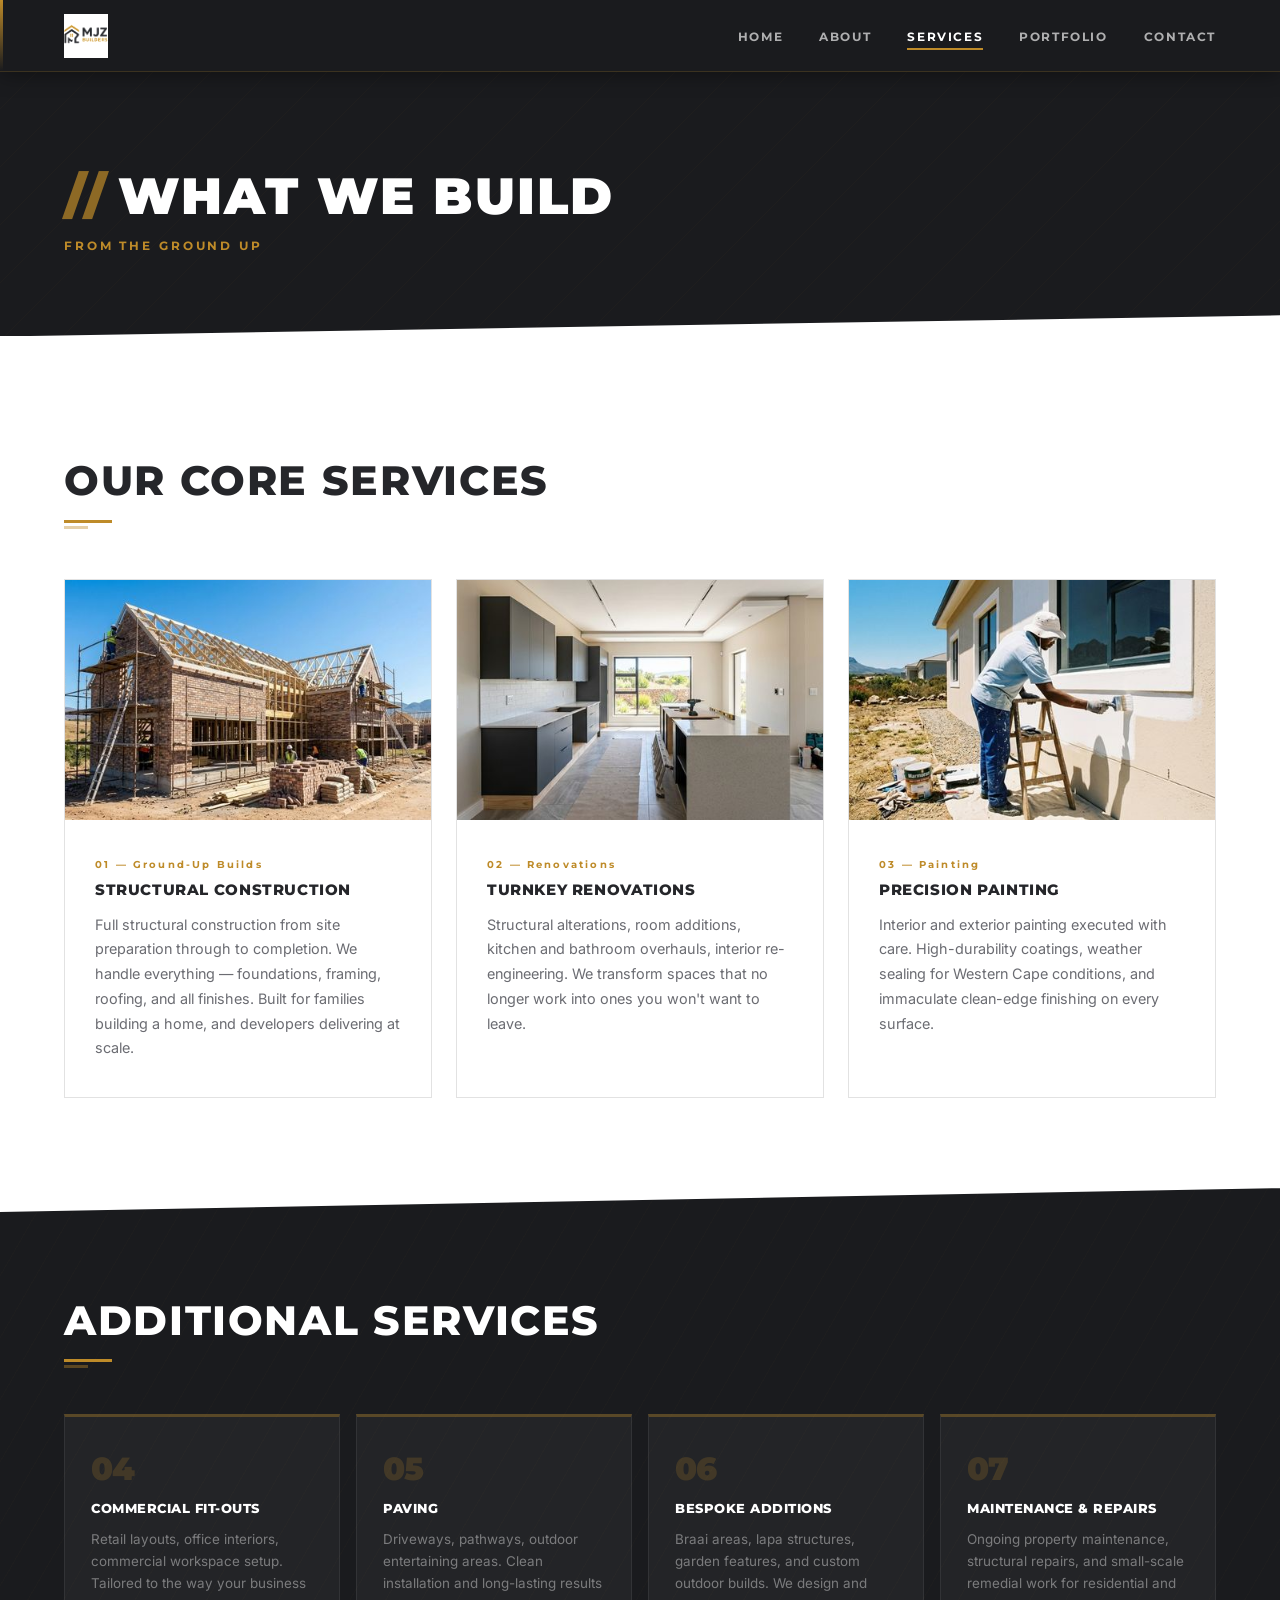
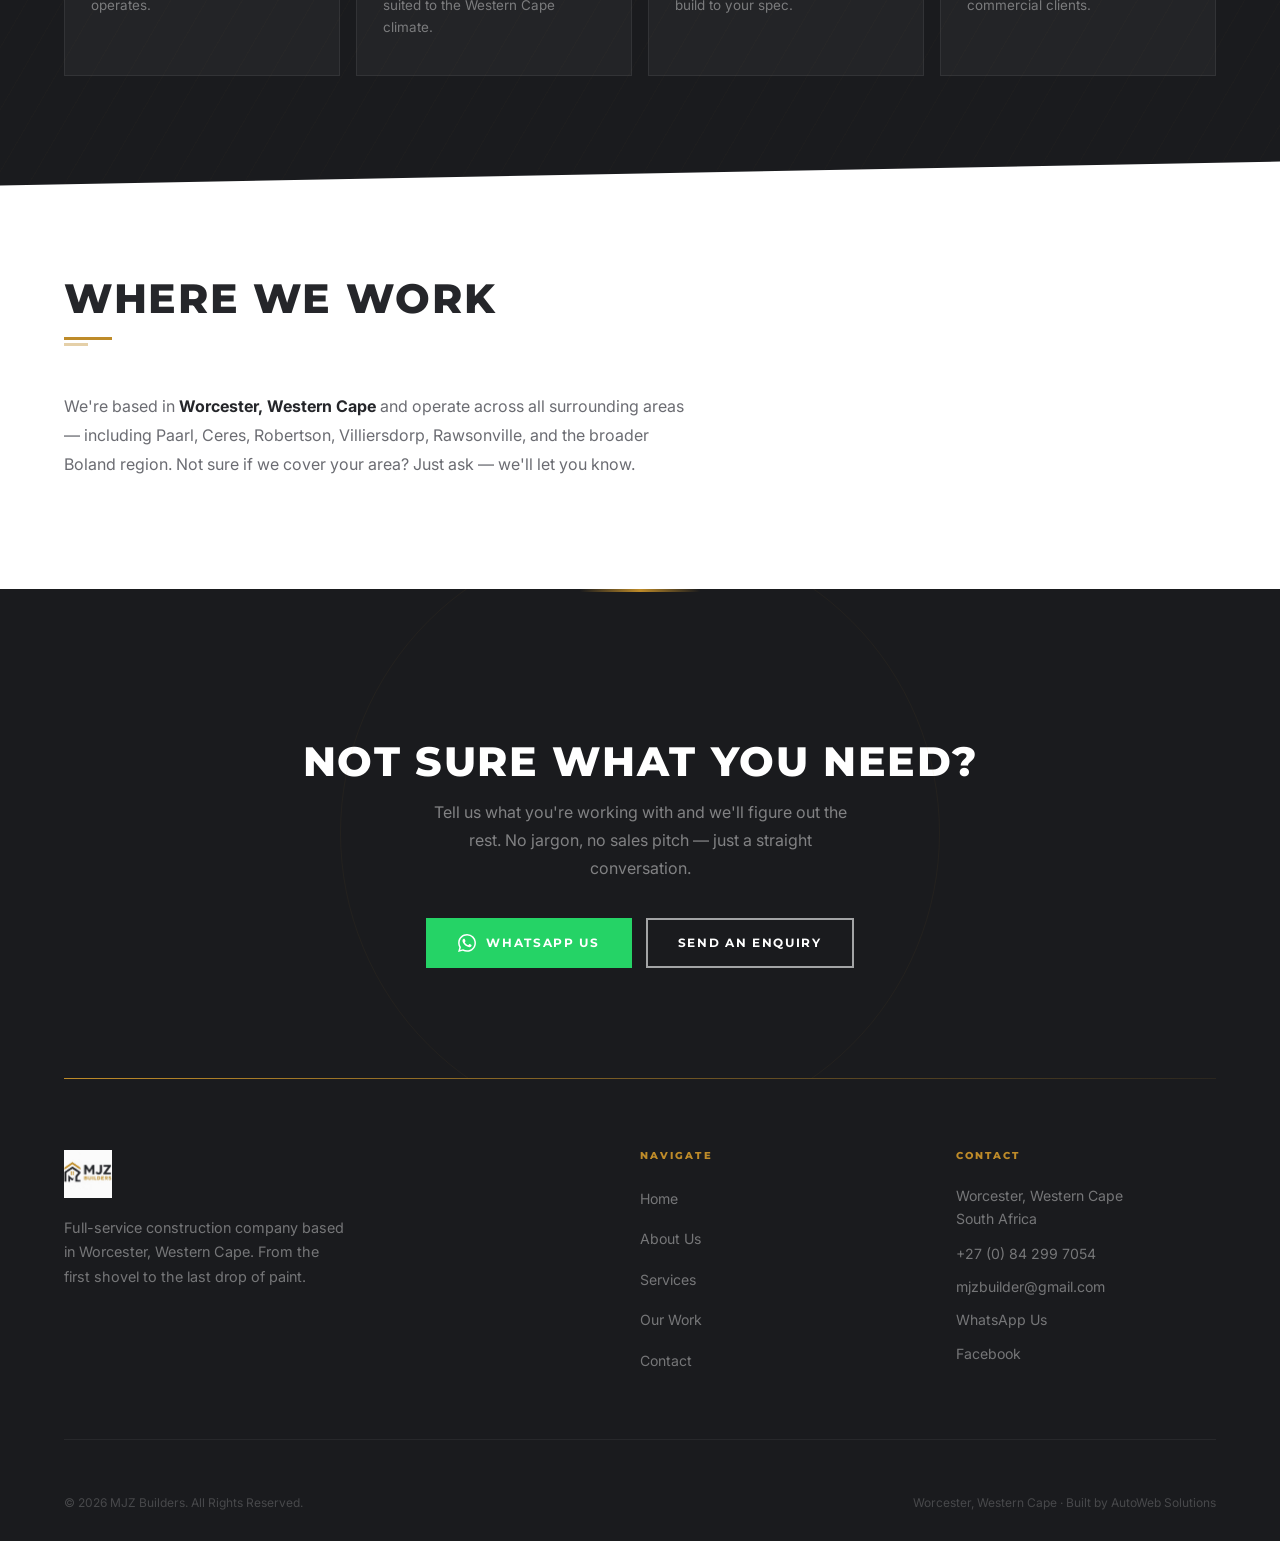
<file: public/services.html>
<!doctype html>
<html lang="en">
  <head>
    <meta charset="UTF-8" />
    <meta name="viewport" content="width=device-width, initial-scale=1.0" />
    <title>Services | MJZ Builders — Worcester, Western Cape</title>
    <meta
      name="description"
      content="MJZ Builders services — ground-up builds, renovations, painting, commercial fit-outs, paving, and bespoke outdoor builds. Full lifecycle construction in Worcester."
    />
    <link rel="stylesheet" href="../style.css" />
  </head>
  <body>
    <!-- ====================================================================
       HEADER
       ==================================================================== -->
    <header class="site-header">
      <a
        href="../index.html"
        class="site-logo"
        aria-label="MJZ Builders — Home"
      >
        <img src="../mjzlogo.jpeg" alt="MJZ Builders" />
      </a>

      <input
        type="checkbox"
        id="menu-toggle"
        class="menu-toggle"
        aria-hidden="true"
      />

      <label
        for="menu-toggle"
        class="burger-icon"
        aria-label="Toggle navigation"
      >
        <span></span>
        <span></span>
        <span></span>
      </label>

      <nav class="site-nav" aria-label="Main navigation">
        <ul>
          <li><a href="../index.html">Home</a></li>
          <li><a href="about.html">About</a></li>
          <li><a href="services.html" class="active">Services</a></li>
          <li><a href="portfolio.html">Portfolio</a></li>
          <li><a href="contact.html">Contact</a></li>
        </ul>
      </nav>
    </header>

    <!-- ====================================================================
       PAGE HERO
       ==================================================================== -->
    <section class="page-hero">
      <h1>What We Build</h1>
      <p class="page-hero__sub">From the Ground Up</p>
    </section>

    <!-- ====================================================================
       LEAD SERVICES — TOP 3
       ==================================================================== -->
    <section class="lead-services">
      <div class="lead-services__header">
        <h2>Our Core Services</h2>
        <span class="heading-rule"></span>
      </div>

      <div class="lead-services-grid">
        <!-- Ground-Up Builds -->
        <div class="lead-card">
          <img
            src="../assets/images/service-groundup.jpg"
            alt="Ground-Up Builds — MJZ Builders"
            class="lead-card__image-placeholder"
            style="width: 100%; height: 240px; object-fit: cover"
          />
          <div class="lead-card__body">
            <div class="lead-card__number">01 — Ground-Up Builds</div>
            <h3>Structural Construction</h3>
            <p>
              Full structural construction from site preparation through to
              completion. We handle everything — foundations, framing, roofing,
              and all finishes. Built for families building a home, and
              developers delivering at scale.
            </p>
          </div>
        </div>

        <!-- Renovations -->
        <div class="lead-card">
          <img
            src="../assets/images/service-renovations.jpg"
            alt="Ground-Up Builds — MJZ Builders"
            class="lead-card__image-placeholder"
            style="width: 100%; height: 240px; object-fit: cover"
          />
          <div class="lead-card__body">
            <div class="lead-card__number">02 — Renovations</div>
            <h3>Turnkey Renovations</h3>
            <p>
              Structural alterations, room additions, kitchen and bathroom
              overhauls, interior re-engineering. We transform spaces that no
              longer work into ones you won't want to leave.
            </p>
          </div>
        </div>

        <!-- Painting -->
        <div class="lead-card">
          <img
            src="../assets/images/service-painting.jpg"
            alt="Ground-Up Builds — MJZ Builders"
            class="lead-card__image-placeholder"
            style="width: 100%; height: 240px; object-fit: cover"
          />
          <div class="lead-card__body">
            <div class="lead-card__number">03 — Painting</div>
            <h3>Precision Painting</h3>
            <p>
              Interior and exterior painting executed with care. High-durability
              coatings, weather sealing for Western Cape conditions, and
              immaculate clean-edge finishing on every surface.
            </p>
          </div>
        </div>
      </div>
    </section>

    <!-- ====================================================================
       SUPPORTING SERVICES
       ==================================================================== -->
    <section class="supporting-services">
      <div class="supporting-services__header">
        <h2>Additional Services</h2>
        <span class="heading-rule"></span>
      </div>

      <div class="supporting-grid">
        <!-- Commercial Fit-Outs -->
        <div class="support-card">
          <div class="support-card__number">04</div>
          <h3>Commercial Fit-Outs</h3>
          <p>
            Retail layouts, office interiors, commercial workspace setup.
            Tailored to the way your business operates.
          </p>
        </div>

        <!-- Paving -->
        <div class="support-card">
          <div class="support-card__number">05</div>
          <h3>Paving</h3>
          <p>
            Driveways, pathways, outdoor entertaining areas. Clean installation
            and long-lasting results suited to the Western Cape climate.
          </p>
        </div>

        <!-- Bespoke Additions -->
        <div class="support-card">
          <div class="support-card__number">06</div>
          <h3>Bespoke Additions</h3>
          <p>
            Braai areas, lapa structures, garden features, and custom outdoor
            builds. We design and build to your spec.
          </p>
        </div>

        <!-- Maintenance & Repairs -->
        <div class="support-card">
          <div class="support-card__number">07</div>
          <h3>Maintenance & Repairs</h3>
          <p>
            Ongoing property maintenance, structural repairs, and small-scale
            remedial work for residential and commercial clients.
          </p>
        </div>
      </div>
    </section>

    <!-- ====================================================================
       GEOGRAPHIC COVERAGE
       ==================================================================== -->
    <section
      class="section"
      style="
        background-color: var(--white);
        padding: var(--space-xl) var(--padding-x);
      "
    >
      <h2>Where We Work</h2>
      <span class="heading-rule"></span>
      <br /><br />
      <p
        style="
          max-width: 620px;
          font-size: 1rem;
          color: var(--text-muted);
          line-height: 1.8;
        "
      >
        We're based in
        <strong style="color: var(--dark)">Worcester, Western Cape</strong> and
        operate across all surrounding areas — including Paarl, Ceres,
        Robertson, Villiersdorp, Rawsonville, and the broader Boland region. Not
        sure if we cover your area? Just ask — we'll let you know.
      </p>
    </section>

    <!-- ====================================================================
       CTA STRIP
       ==================================================================== -->
    <section class="cta-strip">
      <h2>Not Sure What You Need?</h2>
      <p>
        Tell us what you're working with and we'll figure out the rest. No
        jargon, no sales pitch — just a straight conversation.
      </p>
      <div class="cta-strip__buttons">
        <a
          href="https://wa.me/27842997054"
          target="_blank"
          rel="noopener"
          class="btn btn-whatsapp"
        >
          <svg
            viewBox="0 0 24 24"
            xmlns="http://www.w3.org/2000/svg"
            aria-hidden="true"
          >
            <path
              d="M17.472 14.382c-.297-.149-1.758-.867-2.03-.967-.273-.099-.471-.148-.67.15-.197.297-.767.966-.94 1.164-.173.199-.347.223-.644.075-.297-.15-1.255-.463-2.39-1.475-.883-.788-1.48-1.761-1.653-2.059-.173-.297-.018-.458.13-.606.134-.133.298-.347.446-.52.149-.174.198-.298.298-.497.099-.198.05-.371-.025-.52-.075-.149-.669-1.612-.916-2.207-.242-.579-.487-.5-.669-.51-.173-.008-.371-.01-.57-.01-.198 0-.52.074-.792.372-.272.297-1.04 1.016-1.04 2.479 0 1.462 1.065 2.875 1.213 3.074.149.198 2.096 3.2 5.077 4.487.709.306 1.262.489 1.694.625.712.227 1.36.195 1.871.118.571-.085 1.758-.719 2.006-1.413.248-.694.248-1.289.173-1.413-.074-.124-.272-.198-.57-.347m-5.421 7.403h-.004a9.87 9.87 0 01-5.031-1.378l-.361-.214-3.741.982.998-3.648-.235-.374a9.86 9.86 0 01-1.51-5.26c.001-5.45 4.436-9.884 9.888-9.884 2.64 0 5.122 1.03 6.988 2.898a9.825 9.825 0 012.893 6.994c-.003 5.45-4.437 9.884-9.885 9.884m8.413-18.297A11.815 11.815 0 0012.05 0C5.495 0 .16 5.335.157 11.892c0 2.096.547 4.142 1.588 5.945L.057 24l6.305-1.654a11.882 11.882 0 005.683 1.448h.005c6.554 0 11.89-5.335 11.893-11.893a11.821 11.821 0 00-3.48-8.413z"
            />
          </svg>
          WhatsApp Us
        </a>
        <a href="contact.html" class="btn btn-outline-white">Send an Enquiry</a>
      </div>
    </section>

    <!-- ====================================================================
       FOOTER
       ==================================================================== -->
    <footer class="site-footer">
      <div class="footer-grid">
        <div class="footer-brand">
          <div class="footer-logo">
            <img src="../mjzlogo.jpeg" alt="MJZ Builders" />
          </div>
          <p>
            Full-service construction company based in Worcester, Western Cape.
            From the first shovel to the last drop of paint.
          </p>
        </div>

        <div class="footer-col">
          <h4>Navigate</h4>
          <ul>
            <li><a href="../index.html">Home</a></li>
            <li><a href="about.html">About Us</a></li>
            <li><a href="services.html">Services</a></li>
            <li><a href="portfolio.html">Our Work</a></li>
            <li><a href="contact.html">Contact</a></li>
          </ul>
        </div>

        <div class="footer-col">
          <h4>Contact</h4>
          <address>
            <p>Worcester, Western Cape<br />South Africa</p>
            <a href="tel:+27842997054">+27 (0) 84 299 7054</a>
            <a href="mailto:mjzbuilder@gmail.com">mjzbuilder@gmail.com</a>
            <a href="https://wa.me/27842997054" target="_blank" rel="noopener"
              >WhatsApp Us</a
            >
            <a
              href="https://facebook.com/p/MJZ-Builders-100063607805458"
              target="_blank"
              rel="noopener"
              >Facebook</a
            >
          </address>
        </div>
      </div>

      <div class="footer-bottom">
        <p>&copy; 2026 MJZ Builders. All Rights Reserved.</p>
        <p>Worcester, Western Cape &middot; Built by AutoWeb Solutions</p>
      </div>
    </footer>
  </body>
</html>
</file>
<file: style.css>
/* ==========================================================================
   MJZ BUILDERS — GLOBAL STYLESHEET v3
   AutoWeb Solutions | 2026
   Clean rewrite — all three responsive issues resolved
   ========================================================================== */

/* --------------------------------------------------------------------------
   GOOGLE FONTS IMPORT
   -------------------------------------------------------------------------- */
@import url("https://fonts.googleapis.com/css2?family=Montserrat:wght@400;500;600;700;800;900&family=Inter:wght@400;500;600&display=swap");

/* --------------------------------------------------------------------------
   BRAND TOKENS
   -------------------------------------------------------------------------- */
:root {
  /* Colours */
  --gold: #be8b29;
  --gold-dark: #a07820;
  --gold-light: #d4a445;
  --dark: #25262a;
  --dark-mid: #2e2f34;
  --dark-deep: #1a1b1e;
  --off-white: #f5f5f5;
  --white: #ffffff;
  --text-body: #3a3b3f;
  --text-muted: #6b6c72;
  --border: #e2e2e2;

  /* Typography */
  --font-heading: "Montserrat", sans-serif;
  --font-body: "Inter", sans-serif;

  /* Spacing */
  --space-xs: 8px;
  --space-sm: 16px;
  --space-md: 32px;
  --space-lg: 64px;
  --space-xl: 110px;

  /* Layout */
  --max-width: 1200px;
  --padding-x: 5%;

  /* Transitions */
  --transition: all 0.3s ease;

  /* Diagonal clip angles */
  --clip-angle: polygon(0 0, 100% 0, 100% 92%, 0 100%);
  --clip-angle-flip: polygon(0 0, 100% 4%, 100% 100%, 0 100%);
  --clip-angle-both: polygon(0 4%, 100% 0, 100% 96%, 0 100%);
}

/* --------------------------------------------------------------------------
   CONCRETE TEXTURE
   -------------------------------------------------------------------------- */
.texture-dark {
  position: relative;
}
.texture-dark::before {
  content: "";
  position: absolute;
  inset: 0;
  background-image: url("data:image/svg+xml,%3Csvg viewBox='0 0 256 256' xmlns='http://www.w3.org/2000/svg'%3E%3Cfilter id='noise'%3E%3CfeTurbulence type='fractalNoise' baseFrequency='0.9' numOctaves='4' stitchTiles='stitch'/%3E%3C/filter%3E%3Crect width='100%25' height='100%25' filter='url(%23noise)' opacity='0.04'/%3E%3C/svg%3E");
  background-repeat: repeat;
  background-size: 200px 200px;
  opacity: 0.6;
  pointer-events: none;
  z-index: 0;
}
.texture-dark > * {
  position: relative;
  z-index: 1;
}

/* --------------------------------------------------------------------------
   RESET & BASE
   -------------------------------------------------------------------------- */
*,
*::before,
*::after {
  box-sizing: border-box;
  margin: 0;
  padding: 0;
}

html {
  scroll-behavior: smooth;
}

body {
  font-family: var(--font-body);
  font-size: 16px;
  color: var(--text-body);
  line-height: 1.65;
  background-color: var(--white);
  -webkit-font-smoothing: antialiased;
  overflow-x: hidden;
}

img {
  max-width: 100%;
  display: block;
}

a {
  text-decoration: none;
  color: inherit;
  transition: var(--transition);
}

ul {
  list-style: none;
}

/* --------------------------------------------------------------------------
   TYPOGRAPHY
   -------------------------------------------------------------------------- */
h1,
h2,
h3,
h4,
h5 {
  font-family: var(--font-heading);
  font-weight: 800;
  line-height: 1.1;
  color: var(--dark);
  text-transform: uppercase;
  letter-spacing: 0.04em;
}

h1 {
  font-size: clamp(2.4rem, 5.5vw, 4rem);
  font-weight: 900;
}
h2 {
  font-size: clamp(1.7rem, 3.2vw, 2.6rem);
}
h3 {
  font-size: clamp(1rem, 1.8vw, 1.3rem);
}
h4 {
  font-size: 0.9rem;
  letter-spacing: 0.1em;
}

p {
  font-family: var(--font-body);
  font-size: 1rem;
  line-height: 1.75;
  color: var(--text-muted);
}

.heading-rule {
  width: 48px;
  height: 3px;
  background-color: var(--gold);
  margin-top: 16px;
  display: block;
  position: relative;
}
.heading-rule::after {
  content: "";
  position: absolute;
  left: 0;
  top: 6px;
  width: 24px;
  height: 3px;
  background-color: var(--gold);
  opacity: 0.4;
}

/* --------------------------------------------------------------------------
   LAYOUT UTILITIES
   -------------------------------------------------------------------------- */
.container {
  max-width: var(--max-width);
  margin: 0 auto;
  padding: 0 var(--padding-x);
}

.section {
  padding: var(--space-xl) var(--padding-x);
}

/* --------------------------------------------------------------------------
   IMAGE PLACEHOLDERS
   -------------------------------------------------------------------------- */
.img-placeholder {
  background-color: #d0d0d0;
  background-image: repeating-linear-gradient(
    45deg,
    transparent,
    transparent 10px,
    rgba(0, 0, 0, 0.03) 10px,
    rgba(0, 0, 0, 0.03) 20px
  );
  display: flex;
  align-items: center;
  justify-content: center;
  color: #999;
  font-family: var(--font-heading);
  font-size: 0.7rem;
  font-weight: 700;
  text-transform: uppercase;
  letter-spacing: 0.12em;
  text-align: center;
  padding: 20px;
}

/* --------------------------------------------------------------------------
   BUTTONS
   -------------------------------------------------------------------------- */
.btn {
  display: inline-flex;
  align-items: center;
  gap: 10px;
  padding: 15px 32px;
  font-family: var(--font-heading);
  font-weight: 700;
  font-size: 0.75rem;
  letter-spacing: 0.14em;
  text-transform: uppercase;
  cursor: pointer;
  border: none;
  transition: var(--transition);
  white-space: nowrap;
  clip-path: polygon(0 0, calc(100% - 10px) 0, 100% 100%, 10px 100%);
}

.btn-primary {
  background-color: var(--gold);
  color: var(--dark);
  padding: 15px 38px;
}
.btn-primary:hover {
  background-color: var(--gold-light);
  color: var(--dark-deep);
  transform: translateY(-2px);
  box-shadow: 0 8px 24px rgba(190, 139, 41, 0.35);
}

.btn-dark {
  background-color: var(--dark);
  color: var(--white);
  padding: 15px 38px;
}
.btn-dark:hover {
  background-color: var(--gold);
  color: var(--dark);
  transform: translateY(-2px);
}

.btn-outline-white {
  border: 2px solid rgba(255, 255, 255, 0.6);
  color: var(--white);
  background: transparent;
  clip-path: none;
  padding: 13px 30px;
}
.btn-outline-white:hover {
  background-color: rgba(255, 255, 255, 0.1);
  border-color: var(--white);
  transform: translateY(-2px);
}

.btn-whatsapp {
  background-color: #25d366;
  color: var(--white);
  clip-path: none;
}
.btn-whatsapp:hover {
  background-color: #1ebe5c;
  transform: translateY(-2px);
  box-shadow: 0 8px 24px rgba(37, 211, 102, 0.3);
}
.btn-whatsapp svg {
  width: 18px;
  height: 18px;
  fill: var(--white);
  flex-shrink: 0;
}

/* --------------------------------------------------------------------------
   HEADER & NAVIGATION
   -------------------------------------------------------------------------- */
.site-header {
  position: sticky;
  top: 0;
  z-index: 1000;
  background-color: var(--dark-deep);
  padding: 0 var(--padding-x);
  display: flex;
  align-items: center;
  justify-content: space-between;
  height: 72px;
  border-bottom: 1px solid rgba(190, 139, 41, 0.2);
  box-shadow: 0 2px 20px rgba(0, 0, 0, 0.4);
}

.site-logo {
  display: flex;
  align-items: center;
  flex-shrink: 0;
}
.site-logo img {
  height: 44px;
  width: auto;
  filter: brightness(1.05);
}

.site-header::before {
  content: "";
  position: absolute;
  left: 0;
  top: 0;
  bottom: 0;
  width: 3px;
  background: linear-gradient(to bottom, var(--gold), transparent);
}

.site-nav ul {
  display: flex;
  align-items: center;
  gap: 36px;
}

.site-nav a {
  color: rgba(255, 255, 255, 0.65);
  font-family: var(--font-heading);
  font-size: 0.72rem;
  font-weight: 700;
  letter-spacing: 0.14em;
  text-transform: uppercase;
  position: relative;
  padding-bottom: 4px;
  transition: color 0.25s ease;
}
.site-nav a::after {
  content: "";
  position: absolute;
  bottom: -2px;
  left: 0;
  width: 0;
  height: 2px;
  background-color: var(--gold);
  transition: width 0.3s ease;
}
.site-nav a:hover,
.site-nav a.active {
  color: var(--white);
}
.site-nav a:hover::after,
.site-nav a.active::after {
  width: 100%;
}

/* Burger */
.menu-toggle {
  display: none;
}
.burger-icon {
  display: none;
  cursor: pointer;
  flex-direction: column;
  gap: 5px;
  padding: 6px;
  z-index: 1002;
}
.burger-icon span {
  display: block;
  width: 26px;
  height: 2px;
  background-color: var(--white);
  transition: var(--transition);
  transform-origin: center;
}

/* --------------------------------------------------------------------------
   INNER PAGE HERO
   -------------------------------------------------------------------------- */
.page-hero {
  padding: 96px var(--padding-x) 80px;
  background-color: var(--dark-deep);
  position: relative;
  clip-path: var(--clip-angle);
  margin-bottom: -48px;
}
.page-hero::before {
  content: "";
  position: absolute;
  inset: 0;
  background-image: repeating-linear-gradient(
    -45deg,
    transparent,
    transparent 40px,
    rgba(190, 139, 41, 0.03) 40px,
    rgba(190, 139, 41, 0.03) 41px
  );
  pointer-events: none;
}
.page-hero h1 {
  color: var(--white);
  font-size: clamp(2.2rem, 4.5vw, 3.2rem);
  margin-bottom: 12px;
  position: relative;
}
.page-hero h1::before {
  content: "//";
  color: var(--gold);
  margin-right: 10px;
  opacity: 0.7;
  font-weight: 900;
}
.page-hero .page-hero__sub {
  color: var(--gold);
  font-family: var(--font-heading);
  font-weight: 700;
  font-size: 0.72rem;
  text-transform: uppercase;
  letter-spacing: 0.25em;
  position: relative;
}

/* --------------------------------------------------------------------------
   HERO — HOME
   Full-bleed photo behind everything, same structure as featured project.
   Photo set via background-image on the .hero element in HTML or via CSS.
   The left dark panel is gone — content sits over a full-width overlay.
   -------------------------------------------------------------------------- */
.hero {
  position: relative;
  min-height: 90vh;
  background-color: var(--dark-deep);
  background-size: cover;
  background-position: center;
  background-attachment: fixed;
  display: flex;
  align-items: center;
  justify-content: flex-start;
  overflow: hidden;
  clip-path: var(--clip-angle);
  margin-bottom: -60px;
}

/*
  Full-bleed dark overlay — same two-layer approach as featured project overlay.
  Keeps text readable across the full width at all screen sizes.
  Bottom layer: overall darkening so the photo doesn't bleed through
  Top layer: stronger bottom-up fade so CTAs are always readable
*/
.hero::after {
  content: "";
  position: absolute;
  inset: 0;
  background:
    linear-gradient(
      to top,
      rgba(26, 27, 30, 0.85) 0%,
      rgba(26, 27, 30, 0.55) 40%,
      rgba(26, 27, 30, 0.35) 100%
    ),
    linear-gradient(to bottom, rgba(26, 27, 30, 0.4) 0%, transparent 30%);
  z-index: 1;
}

/*
  Diagonal gold line — runs across the full hero width, same as featured project.
  Sits above the overlay (z-index: 2) so it shows through.
*/
.hero::before {
  content: "";
  position: absolute;
  top: -20%;
  left: 55%;
  width: 2px;
  height: 160%;
  background: linear-gradient(
    to bottom,
    transparent,
    var(--gold) 30%,
    var(--gold) 70%,
    transparent
  );
  opacity: 0.18;
  z-index: 2;
  transform: rotate(15deg);
}

.hero__content {
  position: relative;
  z-index: 3;
  padding: var(--space-xl) var(--padding-x);
  max-width: 660px;
}

.hero__eyebrow {
  display: inline-flex;
  align-items: center;
  gap: 10px;
  font-family: var(--font-heading);
  font-size: 0.68rem;
  font-weight: 700;
  letter-spacing: 0.24em;
  text-transform: uppercase;
  color: var(--gold);
  margin-bottom: 24px;
}
.hero__eyebrow::before {
  content: "";
  display: block;
  width: 32px;
  height: 2px;
  background-color: var(--gold);
}

.hero h1 {
  color: var(--white);
  margin-bottom: 24px;
  line-height: 1.05;
}
.hero h1 em {
  font-style: normal;
  color: var(--gold);
  display: block;
}

.hero__sub {
  color: white;
  font-size: 1.05rem;
  margin-bottom: 40px;
  max-width: 480px;
  line-height: 1.75;
}

.hero__ctas {
  display: flex;
  flex-wrap: wrap;
  gap: 14px;
  align-items: center;
}

/* --------------------------------------------------------------------------
   STATS BAR
   -------------------------------------------------------------------------- */
.stats-bar {
  background-color: var(--gold);
  padding: 0 var(--padding-x);
  position: relative;
  z-index: 2;
  clip-path: var(--clip-angle-flip);
  margin-bottom: -48px;
  background-image:
    repeating-linear-gradient(
      -60deg,
      transparent,
      transparent 20px,
      rgba(0, 0, 0, 0.04) 20px,
      rgba(0, 0, 0, 0.04) 21px
    ),
    linear-gradient(
      to right,
      var(--gold-dark),
      var(--gold),
      var(--gold-light),
      var(--gold)
    );
}

.stats-bar__inner {
  display: flex;
  justify-content: center;
  align-items: stretch;
  flex-wrap: wrap;
  padding: 16px 0;
}

.stat-item {
  display: flex;
  flex-direction: column;
  align-items: center;
  padding: 20px 52px;
  text-align: center;
}
.stat-item + .stat-item {
  border-left: 1px solid rgba(37, 38, 42, 0.18);
}

.stat-item__number {
  font-family: var(--font-heading);
  font-size: 2.4rem;
  font-weight: 900;
  color: var(--dark);
  letter-spacing: -0.03em;
  line-height: 1;
}
.stat-item__label {
  font-family: var(--font-heading);
  font-size: 0.62rem;
  font-weight: 700;
  letter-spacing: 0.18em;
  text-transform: uppercase;
  color: rgba(37, 38, 42, 0.65);
  margin-top: 6px;
}

/* --------------------------------------------------------------------------
   SERVICES SNAPSHOT
   -------------------------------------------------------------------------- */
.services-snapshot {
  padding: calc(var(--space-xl) + 60px) var(--padding-x) var(--space-xl);
  background-color: var(--off-white);
  position: relative;
}
.services-snapshot__header {
  margin-bottom: 56px;
}

.snapshot-grid {
  display: grid;
  grid-template-columns: repeat(3, 1fr);
  gap: 24px;
}

.snapshot-card {
  background-color: var(--white);
  padding: 44px 36px;
  border-top: 3px solid var(--dark);
  transition: all 0.35s ease;
  position: relative;
  overflow: hidden;
}
.snapshot-card::after {
  content: "";
  position: absolute;
  bottom: 0;
  right: 0;
  width: 0;
  height: 0;
  border-style: solid;
  border-width: 0 0 36px 36px;
  border-color: transparent transparent var(--off-white) transparent;
  transition: border-color 0.35s ease;
}
.snapshot-card:hover {
  border-top-color: var(--gold);
  transform: translateY(-6px);
  box-shadow: 0 20px 48px rgba(0, 0, 0, 0.1);
}
.snapshot-card:hover::after {
  border-color: transparent transparent var(--gold) transparent;
  opacity: 0.3;
}

.snapshot-card__number {
  font-family: var(--font-heading);
  font-size: 3.2rem;
  font-weight: 900;
  color: var(--off-white);
  color: rgba(190, 139, 41, 0.15);
  line-height: 1;
  margin-bottom: 20px;
  letter-spacing: -0.04em;
  transition: color 0.35s ease;
}
.snapshot-card:hover .snapshot-card__number {
  color: rgba(190, 139, 41, 0.15);
}
.snapshot-card h3 {
  font-size: 0.95rem;
  margin-bottom: 14px;
  letter-spacing: 0.08em;
}
.snapshot-card p {
  font-size: 0.9rem;
  line-height: 1.7;
}

.snapshot-card__link {
  display: inline-flex;
  align-items: center;
  gap: 8px;
  margin-top: 22px;
  font-family: var(--font-heading);
  font-size: 0.68rem;
  font-weight: 700;
  letter-spacing: 0.14em;
  text-transform: uppercase;
  color: var(--dark);
  transition: var(--transition);
}
.snapshot-card__link::after {
  content: "→";
  transition: transform 0.2s ease;
}
.snapshot-card:hover .snapshot-card__link {
  color: var(--gold);
}
.snapshot-card:hover .snapshot-card__link::after {
  transform: translateX(4px);
}

/* --------------------------------------------------------------------------
   WHO WE BUILD FOR
   -------------------------------------------------------------------------- */
.audiences {
  padding: var(--space-xl) var(--padding-x);
  background-color: var(--white);
}
.audiences > h2,
.audiences > .heading-rule {
  margin-bottom: 8px;
}

.audiences__grid {
  display: grid;
  grid-template-columns: 1fr 1fr;
  gap: 6px;
  margin-top: 52px;
}

.audience-card {
  padding: 60px 48px;
  position: relative;
  overflow: hidden;
  clip-path: polygon(0 0, 100% 0, 100% 92%, 97% 100%, 0 100%);
}
.audience-card::before {
  content: attr(data-num);
  position: absolute;
  bottom: -20px;
  right: 20px;
  font-family: var(--font-heading);
  font-size: 9rem;
  font-weight: 900;
  line-height: 1;
  pointer-events: none;
  opacity: 0.05;
  letter-spacing: -0.05em;
}

.audience-card--dark {
  background-color: var(--dark-deep);
}
.audience-card--dark::before {
  color: var(--white);
}

.audience-card--gold {
  background-color: var(--gold);
  background-image: repeating-linear-gradient(
    -45deg,
    transparent,
    transparent 20px,
    rgba(0, 0, 0, 0.03) 20px,
    rgba(0, 0, 0, 0.03) 21px
  );
}
.audience-card--gold::before {
  color: var(--dark);
}

.audience-card__label {
  font-family: var(--font-heading);
  font-size: 0.62rem;
  font-weight: 700;
  letter-spacing: 0.26em;
  text-transform: uppercase;
  margin-bottom: 18px;
  display: flex;
  align-items: center;
  gap: 10px;
}
.audience-card__label::before {
  content: "";
  display: block;
  width: 24px;
  height: 2px;
  flex-shrink: 0;
}
.audience-card--dark .audience-card__label {
  color: var(--gold);
}
.audience-card--dark .audience-card__label::before {
  background: var(--gold);
}
.audience-card--gold .audience-card__label {
  color: rgba(37, 38, 42, 0.55);
}
.audience-card--gold .audience-card__label::before {
  background: rgba(37, 38, 42, 0.4);
}

.audience-card h3 {
  font-size: 1.35rem;
  margin-bottom: 18px;
  line-height: 1.15;
}
.audience-card--dark h3 {
  color: var(--white);
}
.audience-card--gold h3 {
  color: var(--dark);
}

.audience-card p {
  font-size: 0.92rem;
  line-height: 1.75;
}
.audience-card--dark p {
  color: rgba(255, 255, 255, 0.5);
}
.audience-card--gold p {
  color: rgba(37, 38, 42, 0.65);
}

.audience-card ul {
  margin-top: 24px;
}
.audience-card ul li {
  font-size: 0.88rem;
  padding: 8px 0;
  display: flex;
  align-items: center;
  gap: 12px;
  border-bottom: 1px solid;
}
.audience-card--dark ul li {
  color: rgba(255, 255, 255, 0.55);
  border-bottom-color: rgba(255, 255, 255, 0.06);
}
.audience-card--gold ul li {
  color: rgba(37, 38, 42, 0.7);
  border-bottom-color: rgba(37, 38, 42, 0.1);
}
.audience-card ul li:last-child {
  border-bottom: none;
}
.audience-card ul li::before {
  content: "";
  width: 5px;
  height: 5px;
  flex-shrink: 0;
  transform: rotate(45deg);
}
.audience-card--dark ul li::before {
  background-color: var(--gold);
}
.audience-card--gold ul li::before {
  background-color: var(--dark);
}

/* --------------------------------------------------------------------------
   FEATURED PROJECT
   FIX — Problem 1: Image fills correctly at all screen sizes.

   The root cause was:
   1. Class mismatch: mobile CSS targeted .featured-project__bg-img but the
      element had class .featured-project__bg-placeholder
   2. The <img> tag needs object-fit: cover and position: absolute with
      width/height: 100% to act as a background — not sit in document flow

   Solution: .featured-project__bg-placeholder now works for BOTH div
   placeholders and real <img> tags. The img gets absolute positioning and
   object-fit: cover. The class name is preserved so no HTML changes needed.
   -------------------------------------------------------------------------- */
.featured-project {
  position: relative;
  height: 560px;
  background-color: var(--dark-mid);
  display: flex;
  align-items: flex-end;
  overflow: hidden;
  clip-path: var(--clip-angle-both);
  margin: -20px 0;
}

/* Works for both <div class="img-placeholder"> and <img> */
.featured-project__bg-placeholder {
  position: absolute;
  inset: 0;
  width: 100%;
  height: 100%;
  opacity: 0.35;
}

/* When it's a real <img> tag, enforce cover behaviour */
.featured-project img.featured-project__bg-placeholder {
  object-fit: cover;
  object-position: center;
  opacity: 1;
}

.featured-project__overlay {
  position: absolute;
  inset: 0;
  /*
    FIX — Problem 3: Featured project gradient
    OLD: 105deg diagonal — hard visible edge
    NEW: left-dominant dark fade + bottom fill — smooth at all widths
  */
  background:
    linear-gradient(
      to right,
      rgba(26, 27, 30, 0.97) 0%,
      rgba(26, 27, 30, 0.75) 50%,
      rgba(26, 27, 30, 0.3) 100%
    ),
    linear-gradient(to top, rgba(26, 27, 30, 0.8) 0%, transparent 40%);
  z-index: 1;
}

.featured-project::after {
  content: "";
  position: absolute;
  top: -20%;
  right: 30%;
  width: 3px;
  height: 160%;
  background: linear-gradient(to bottom, transparent, var(--gold), transparent);
  opacity: 0.12;
  transform: rotate(15deg);
  z-index: 2;
}

.featured-project__content {
  position: relative;
  z-index: 3;
  padding: 56px var(--padding-x);
  width: 100%;
  max-width: 680px;
}

.featured-project__tag {
  font-family: var(--font-heading);
  font-size: 0.65rem;
  font-weight: 700;
  letter-spacing: 0.26em;
  text-transform: uppercase;
  color: var(--gold);
  margin-bottom: 12px;
  display: flex;
  align-items: center;
  gap: 10px;
}
.featured-project__tag::before {
  content: "";
  display: block;
  width: 28px;
  height: 2px;
  background: var(--gold);
}
.featured-project h2 {
  color: var(--white);
  font-size: clamp(1.8rem, 3.5vw, 2.6rem);
  margin-bottom: 12px;
}
.featured-project p {
  color: rgba(255, 255, 255, 0.5);
  margin-bottom: 28px;
  max-width: 460px;
  font-size: 0.95rem;
}

/* --------------------------------------------------------------------------
   CTA STRIP
   -------------------------------------------------------------------------- */
.cta-strip {
  background-color: var(--dark-deep);
  padding: calc(var(--space-xl) + 40px) var(--padding-x) var(--space-xl);
  text-align: center;
  position: relative;
  overflow: hidden;
}
.cta-strip::before {
  content: "";
  position: absolute;
  top: 0;
  left: 50%;
  transform: translateX(-50%);
  width: 120px;
  height: 3px;
  background: linear-gradient(to right, transparent, var(--gold), transparent);
}
.cta-strip::after {
  content: "";
  position: absolute;
  top: 50%;
  left: 50%;
  transform: translate(-50%, -50%);
  width: 600px;
  height: 600px;
  border: 1px solid rgba(190, 139, 41, 0.06);
  border-radius: 50%;
  pointer-events: none;
}
.cta-strip h2 {
  color: var(--white);
  margin-bottom: 14px;
  position: relative;
}
.cta-strip p {
  color: rgba(255, 255, 255, 0.45);
  font-size: 1rem;
  margin-bottom: 36px;
  max-width: 440px;
  margin-left: auto;
  margin-right: auto;
  position: relative;
}
.cta-strip__buttons {
  display: flex;
  justify-content: center;
  flex-wrap: wrap;
  gap: 14px;
  position: relative;
}

/* --------------------------------------------------------------------------
   ABOUT — WHO WE ARE
   FIX — Problem 2: About page image
   The image area now uses a proper approach that works for both the current
   <div class="img-placeholder"> and a future <img> drop-in.
   - On desktop: fixed 500px height, image fills via object-fit
   - On tablet: reduces to 360px, still correct
   - On mobile: goes to auto height with aspect-ratio so it's never squished
   -------------------------------------------------------------------------- */
.about-intro {
  padding: calc(var(--space-xl) + 48px) var(--padding-x) var(--space-xl);
}
.about-intro__grid {
  display: grid;
  grid-template-columns: 1fr 1fr;
  gap: 80px;
  align-items: center;
}
.about-intro__text h2 {
  margin-bottom: 28px;
}
.about-intro__text p {
  margin-bottom: 20px;
}

/* The image container — works for both placeholder div and real img */
.about-intro__image {
  height: 500px;
  position: relative;
  overflow: hidden;
}

/* When a real <img> is placed inside .about-intro__image as a child */
.about-intro__image img {
  width: 100%;
  height: 100%;
  object-fit: cover;
  object-position: center;
  display: block;
}

/* Gold frame offset effect */
.about-intro__image::after {
  content: "";
  position: absolute;
  bottom: -14px;
  right: -14px;
  width: 100%;
  height: 100%;
  border: 2px solid var(--gold);
  opacity: 0.25;
  pointer-events: none;
  z-index: -1;
}

/* --------------------------------------------------------------------------
   HOW WE WORK
   -------------------------------------------------------------------------- */
.how-we-work {
  padding: var(--space-xl) var(--padding-x);
  background-color: var(--dark-deep);
  position: relative;
  clip-path: var(--clip-angle-both);
  margin: -20px 0;
}
.how-we-work::before {
  content: "";
  position: absolute;
  inset: 0;
  background-image: repeating-linear-gradient(
    -45deg,
    transparent,
    transparent 40px,
    rgba(190, 139, 41, 0.025) 40px,
    rgba(190, 139, 41, 0.025) 41px
  );
  pointer-events: none;
}
.how-we-work__header {
  margin-bottom: 56px;
  position: relative;
}
.how-we-work__header h2 {
  color: var(--white);
}

.process-grid {
  display: grid;
  grid-template-columns: repeat(3, 1fr);
  gap: 28px;
  position: relative;
}

.process-step {
  padding: 44px 36px;
  background-color: rgba(255, 255, 255, 0.04);
  border: 1px solid rgba(255, 255, 255, 0.07);
  border-top: 3px solid var(--gold);
  position: relative;
  transition: var(--transition);
}
.process-step:hover {
  background-color: rgba(255, 255, 255, 0.07);
  transform: translateY(-4px);
}
.process-step__number {
  font-family: var(--font-heading);
  font-size: 4rem;
  font-weight: 900;
  color: rgba(190, 139, 41, 0.12);
  line-height: 1;
  position: absolute;
  top: 20px;
  right: 24px;
  letter-spacing: -0.05em;
}
.process-step h3 {
  font-size: 0.9rem;
  margin-bottom: 14px;
  color: var(--white);
  position: relative;
}
.process-step p {
  font-size: 0.88rem;
  position: relative;
  color: rgba(255, 255, 255, 0.45);
  line-height: 1.75;
}

/* --------------------------------------------------------------------------
   TESTIMONIALS
   -------------------------------------------------------------------------- */
.testimonials {
  padding: calc(var(--space-xl) + 40px) var(--padding-x) var(--space-xl);
  background-color: var(--off-white);
  position: relative;
}
.testimonials__header h2 {
  color: var(--dark);
  margin-bottom: 12px;
}
.testimonials__header .heading-rule {
  margin-bottom: 52px;
}

.testimonials-placeholder {
  border: 2px dashed rgba(37, 38, 42, 0.12);
  padding: 64px 40px;
  text-align: center;
  position: relative;
}
.testimonials-placeholder p {
  color: var(--text-muted);
  font-size: 0.9rem;
}

/* --------------------------------------------------------------------------
   SERVICES — LEAD SERVICES
   -------------------------------------------------------------------------- */
.lead-services {
  padding: calc(var(--space-xl) + 48px) var(--padding-x) var(--space-xl);
}
.lead-services__header {
  margin-bottom: 56px;
}

.lead-services-grid {
  display: grid;
  grid-template-columns: repeat(3, 1fr);
  gap: 24px;
}

.lead-card {
  background-color: var(--white);
  border: 1px solid var(--border);
  overflow: hidden;
  transition: all 0.35s ease;
  position: relative;
}
.lead-card::before {
  content: "";
  position: absolute;
  bottom: 0;
  left: 0;
  width: 0;
  height: 3px;
  background-color: var(--gold);
  transition: width 0.4s ease;
  z-index: 1;
}
.lead-card:hover {
  box-shadow: 0 24px 56px rgba(0, 0, 0, 0.12);
  transform: translateY(-6px);
}
.lead-card:hover::before {
  width: 100%;
}

.lead-card__image-placeholder {
  height: 240px;
}
.lead-card__body {
  padding: 36px 30px;
}
.lead-card__number {
  font-family: var(--font-heading);
  font-size: 0.62rem;
  font-weight: 700;
  letter-spacing: 0.22em;
  color: var(--gold);
  margin-bottom: 10px;
}
.lead-card h3 {
  font-size: 0.95rem;
  margin-bottom: 14px;
}
.lead-card p {
  font-size: 0.9rem;
  line-height: 1.72;
}

/* --------------------------------------------------------------------------
   SUPPORTING SERVICES
   -------------------------------------------------------------------------- */
.supporting-services {
  padding: var(--space-xl) var(--padding-x);
  background-color: var(--dark-deep);
  position: relative;
  clip-path: var(--clip-angle-both);
  margin: -20px 0;
}
.supporting-services::before {
  content: "";
  position: absolute;
  inset: 0;
  background-image: repeating-linear-gradient(
    -60deg,
    transparent,
    transparent 30px,
    rgba(190, 139, 41, 0.02) 30px,
    rgba(190, 139, 41, 0.02) 31px
  );
  pointer-events: none;
}
.supporting-services__header {
  margin-bottom: 52px;
  position: relative;
}
.supporting-services__header h2 {
  color: var(--white);
}

.supporting-grid {
  display: grid;
  grid-template-columns: repeat(4, 1fr);
  gap: 16px;
  position: relative;
}

.support-card {
  background-color: rgba(255, 255, 255, 0.04);
  border: 1px solid rgba(255, 255, 255, 0.07);
  padding: 36px 26px;
  border-top: 3px solid rgba(190, 139, 41, 0.35);
  transition: var(--transition);
}
.support-card:hover {
  background-color: rgba(255, 255, 255, 0.08);
  border-top-color: var(--gold);
  transform: translateY(-4px);
}
.support-card__number {
  font-family: var(--font-heading);
  font-size: 2rem;
  font-weight: 900;
  color: rgba(190, 139, 41, 0.2);
  line-height: 1;
  margin-bottom: 16px;
  letter-spacing: -0.03em;
}
.support-card h3 {
  font-size: 0.82rem;
  margin-bottom: 12px;
  color: var(--white);
}
.support-card p {
  font-size: 0.84rem;
  line-height: 1.65;
  color: rgba(255, 255, 255, 0.4);
}

/* --------------------------------------------------------------------------
   PORTFOLIO GRID
   -------------------------------------------------------------------------- */
.portfolio-section {
  padding: calc(var(--space-xl) + 48px) var(--padding-x) var(--space-xl);
}

.portfolio-grid {
  display: grid;
  grid-template-columns: repeat(3, 1fr);
  gap: 16px;
}

.project-card {
  position: relative;
  overflow: hidden;
  background-color: var(--dark-mid);
  cursor: pointer;
  clip-path: polygon(0 0, 100% 0, 100% 94%, 96% 100%, 0 100%);
}

.project-card__image {
  width: 100%;
  height: 300px;
  object-fit: cover;
  display: block;
  transition: transform 0.6s ease;
}
.project-card__image-placeholder {
  height: 300px;
  transition: transform 0.6s ease;
}
.project-card:hover .project-card__image,
.project-card:hover .project-card__image-placeholder {
  transform: scale(1.06);
}

.project-card__overlay {
  position: absolute;
  bottom: 0;
  left: 0;
  right: 0;
  padding: 28px 22px 22px;
  background: linear-gradient(
    to top,
    rgba(26, 27, 30, 0.97) 0%,
    rgba(26, 27, 30, 0.4) 60%,
    transparent 100%
  );
  transform: translateY(6px);
  transition: transform 0.35s ease;
}
.project-card:hover .project-card__overlay {
  transform: translateY(0);
}
.project-card__overlay::before {
  content: "";
  position: absolute;
  left: 0;
  bottom: 0;
  top: 0;
  width: 3px;
  background: linear-gradient(to top, var(--gold), transparent);
  opacity: 0;
  transition: opacity 0.35s ease;
}
.project-card:hover .project-card__overlay::before {
  opacity: 1;
}

.project-card__title {
  font-family: var(--font-heading);
  font-size: 0.85rem;
  font-weight: 800;
  color: var(--white);
  text-transform: uppercase;
  letter-spacing: 0.08em;
  margin-bottom: 5px;
}
.project-card__sub {
  font-size: 0.75rem;
  color: rgba(255, 255, 255, 0.45);
  font-family: var(--font-heading);
  letter-spacing: 0.08em;
}

/* --------------------------------------------------------------------------
   CONTACT
   -------------------------------------------------------------------------- */
.contact-section {
  padding: calc(var(--space-xl) + 48px) var(--padding-x) var(--space-xl);
}
.contact-grid {
  display: grid;
  grid-template-columns: 1fr 1fr;
  gap: 88px;
  align-items: start;
}
.contact-form h2 {
  margin-bottom: 36px;
}

.form-group {
  margin-bottom: 24px;
}
.form-group label {
  display: block;
  font-family: var(--font-heading);
  font-size: 0.62rem;
  font-weight: 700;
  letter-spacing: 0.18em;
  text-transform: uppercase;
  color: var(--dark);
  margin-bottom: 8px;
}
.form-group input,
.form-group select,
.form-group textarea {
  width: 100%;
  padding: 14px 18px;
  border: 1px solid var(--border);
  border-bottom: 2px solid var(--border);
  background-color: var(--off-white);
  font-family: var(--font-body);
  font-size: 0.95rem;
  color: var(--text-body);
  appearance: none;
  -webkit-appearance: none;
  transition: all 0.25s ease;
  border-radius: 0;
}
.form-group input:focus,
.form-group select:focus,
.form-group textarea:focus {
  outline: none;
  border-color: var(--border);
  border-bottom-color: var(--gold);
  background-color: var(--white);
}
.form-group textarea {
  resize: vertical;
  min-height: 140px;
}

.contact-info h2 {
  margin-bottom: 36px;
}
.contact-detail {
  margin-bottom: 30px;
  padding-bottom: 30px;
  border-bottom: 1px solid var(--border);
}
.contact-detail:last-of-type {
  border-bottom: none;
}
.contact-detail__label {
  font-family: var(--font-heading);
  font-size: 0.6rem;
  font-weight: 700;
  letter-spacing: 0.22em;
  text-transform: uppercase;
  color: var(--gold);
  margin-bottom: 8px;
  display: flex;
  align-items: center;
  gap: 8px;
}
.contact-detail__label::before {
  content: "";
  display: block;
  width: 16px;
  height: 2px;
  background: var(--gold);
}
.contact-detail p,
.contact-detail a {
  font-size: 0.95rem;
  color: var(--text-body);
  display: block;
  line-height: 1.65;
}
.contact-detail a:hover {
  color: var(--gold);
}
.contact-map-placeholder {
  height: 220px;
  margin-top: 36px;
}

/* --------------------------------------------------------------------------
   FOOTER
   -------------------------------------------------------------------------- */
.site-footer {
  background-color: var(--dark-deep);
  color: var(--white);
  padding: 72px var(--padding-x) 28px;
  position: relative;
}
.site-footer::before {
  content: "";
  position: absolute;
  top: 0;
  left: var(--padding-x);
  right: var(--padding-x);
  height: 1px;
  background: linear-gradient(to right, var(--gold), rgba(190, 139, 41, 0.1));
}

.footer-grid {
  display: grid;
  grid-template-columns: 2fr 1fr 1fr;
  gap: 56px;
  margin-bottom: 52px;
  padding-bottom: 52px;
  border-bottom: 1px solid rgba(255, 255, 255, 0.06);
}

.footer-brand p {
  color: rgba(255, 255, 255, 0.4);
  font-size: 0.9rem;
  margin-top: 18px;
  max-width: 280px;
  line-height: 1.7;
}
.footer-logo img {
  height: 48px;
  width: auto;
}

.footer-col h4 {
  color: var(--gold);
  font-family: var(--font-heading);
  font-size: 0.65rem;
  letter-spacing: 0.2em;
  margin-bottom: 24px;
}
.footer-col ul li {
  margin-bottom: 14px;
}
.footer-col ul li a {
  color: rgba(255, 255, 255, 0.4);
  font-size: 0.88rem;
  transition: var(--transition);
}
.footer-col ul li a:hover {
  color: var(--gold);
  padding-left: 6px;
}

.footer-col address {
  font-style: normal;
}
.footer-col address p {
  color: rgba(255, 255, 255, 0.4);
  font-size: 0.88rem;
  margin-bottom: 12px;
  line-height: 1.6;
}
.footer-col address a {
  color: rgba(255, 255, 255, 0.4);
  font-size: 0.88rem;
  display: block;
  margin-bottom: 10px;
  transition: var(--transition);
}
.footer-col address a:hover {
  color: var(--gold);
}

.footer-bottom {
  display: flex;
  justify-content: space-between;
  align-items: center;
  flex-wrap: wrap;
  gap: 12px;
}
.footer-bottom p {
  color: rgba(255, 255, 255, 0.2);
  font-size: 0.75rem;
}
.footer-bottom a {
  color: rgba(255, 255, 255, 0.2);
  font-size: 0.75rem;
  transition: var(--transition);
}
.footer-bottom a:hover {
  color: var(--gold);
}

/* --------------------------------------------------------------------------
   PAGE HERO — EXTRA TOP PADDING AFTER CLIPPED ELEMENTS
   -------------------------------------------------------------------------- */
.page-hero + * {
  padding-top: calc(var(--space-xl) + 60px);
}

/* --------------------------------------------------------------------------
   MOBILE — BURGER MENU
   -------------------------------------------------------------------------- */
@media (max-width: 900px) {
  .burger-icon {
    display: flex;
  }

  .site-nav {
    position: fixed;
    top: 0;
    right: -100%;
    width: 75%;
    max-width: 320px;
    height: 100vh;
    background-color: var(--dark-deep);
    padding: 100px 10% 48px;
    transition: right 0.4s cubic-bezier(0.16, 1, 0.3, 1);
    box-shadow: -8px 0 40px rgba(0, 0, 0, 0.6);
    border-left: 1px solid rgba(190, 139, 41, 0.15);
    z-index: 1001;
    overflow-y: auto;
  }
  .site-nav ul {
    flex-direction: column;
    gap: 28px;
    align-items: flex-start;
  }
  .site-nav a {
    font-size: 1.1rem;
    color: rgba(255, 255, 255, 0.75);
  }
  .menu-toggle:checked ~ .site-nav {
    right: 0;
  }
  .menu-toggle:checked ~ .burger-icon span:nth-child(1) {
    transform: translateY(7px) rotate(45deg);
  }
  .menu-toggle:checked ~ .burger-icon span:nth-child(2) {
    opacity: 0;
    transform: scaleX(0);
  }
  .menu-toggle:checked ~ .burger-icon span:nth-child(3) {
    transform: translateY(-7px) rotate(-45deg);
  }
}

/* --------------------------------------------------------------------------
   RESPONSIVE — TABLET (max-width: 900px)
   -------------------------------------------------------------------------- */
@media (max-width: 900px) {
  .snapshot-grid,
  .lead-services-grid,
  .process-grid {
    grid-template-columns: 1fr 1fr;
  }

  .supporting-grid {
    grid-template-columns: 1fr 1fr;
  }
  .portfolio-grid {
    grid-template-columns: 1fr 1fr;
  }
  .audiences__grid {
    grid-template-columns: 1fr;
  }

  /* FIX — Problem 2 tablet: about image */
  .about-intro__grid {
    grid-template-columns: 1fr;
    gap: 48px;
  }
  .about-intro__image {
    height: 360px;
  }

  .contact-grid {
    grid-template-columns: 1fr;
    gap: 56px;
  }
  .footer-grid {
    grid-template-columns: 1fr 1fr;
  }

  .stat-item {
    padding: 18px 30px;
  }
  .audience-card {
    padding: 48px 36px;
  }

  /* FIX — Problem 1 tablet: featured project image */
  .featured-project {
    height: 480px;
  }
}

/* --------------------------------------------------------------------------
   RESPONSIVE — MOBILE (max-width: 600px)
   -------------------------------------------------------------------------- */
@media (max-width: 600px) {
  :root {
    --padding-x: 6%;
    --space-xl: 64px;
  }

  /* Disable clip-paths on mobile */
  .hero,
  .stats-bar,
  .page-hero,
  .how-we-work,
  .supporting-services,
  .featured-project,
  .audience-card,
  .project-card {
    clip-path: none !important;
    margin: 0 !important;
  }

  .hero {
    background-attachment: scroll;
    min-height: auto;
  }
  .hero__content {
    padding: 80px var(--padding-x) 64px;
    max-width: 100%;
  }
  .hero__image-placeholder {
    width: 100%;
    opacity: 0.08;
  }
  .hero__ctas {
    flex-direction: column;
  }
  .hero__ctas .btn {
    width: 100%;
    justify-content: center;
    clip-path: none;
  }
  .btn {
    clip-path: none;
  }

  /* Stats */
  .stats-bar__inner {
    flex-direction: column;
    gap: 0;
    padding: 0;
  }
  .stat-item {
    width: 100%;
    padding: 18px 0;
    border-left: none !important;
    border-bottom: 1px solid rgba(37, 38, 42, 0.12);
  }
  .stat-item:last-child {
    border-bottom: none;
  }
  .stat-item__number {
    font-size: 2rem;
  }

  /* Grids */
  .snapshot-grid,
  .lead-services-grid,
  .process-grid,
  .supporting-grid,
  .portfolio-grid {
    grid-template-columns: 1fr;
  }

  .audiences__grid {
    gap: 4px;
  }
  .audience-card {
    padding: 44px 28px;
  }
  .audience-card::before {
    font-size: 6rem;
  }

  /* FIX — Problem 1 mobile: featured project image
     Height becomes auto so the image drives the container size.
     The overlay still reads cleanly thanks to the new gradient approach.
  */
  .featured-project {
    height: auto;
    min-height: 400px;
  }
  /* Ensure the background image still covers correctly at auto height */
  .featured-project img.featured-project__bg-placeholder {
    height: 100%;
    min-height: 400px;
  }
  .featured-project__content {
    padding: 48px var(--padding-x);
    max-width: 100%;
  }

  /* FIX — Problem 2 mobile: about image
     Use aspect-ratio so it's never squished regardless of container width.
     When a real <img> is dropped in, it inherits the same constraints.
  */
  .about-intro__image {
    height: auto;
    aspect-ratio: 4 / 3;
  }
  .about-intro__image::after {
    display: none;
  }

  /* CTA strip */
  .cta-strip__buttons {
    flex-direction: column;
    align-items: center;
  }

  /* Footer */
  .footer-grid {
    grid-template-columns: 1fr;
    gap: 36px;
  }
  .footer-bottom {
    flex-direction: column;
    text-align: center;
  }

  /* Page hero */
  .page-hero {
    padding: 72px var(--padding-x) 60px;
  }
  .page-hero h1::before {
    display: none;
  }

  /* Contact */
  .contact-grid {
    gap: 44px;
  }
}
</file>
